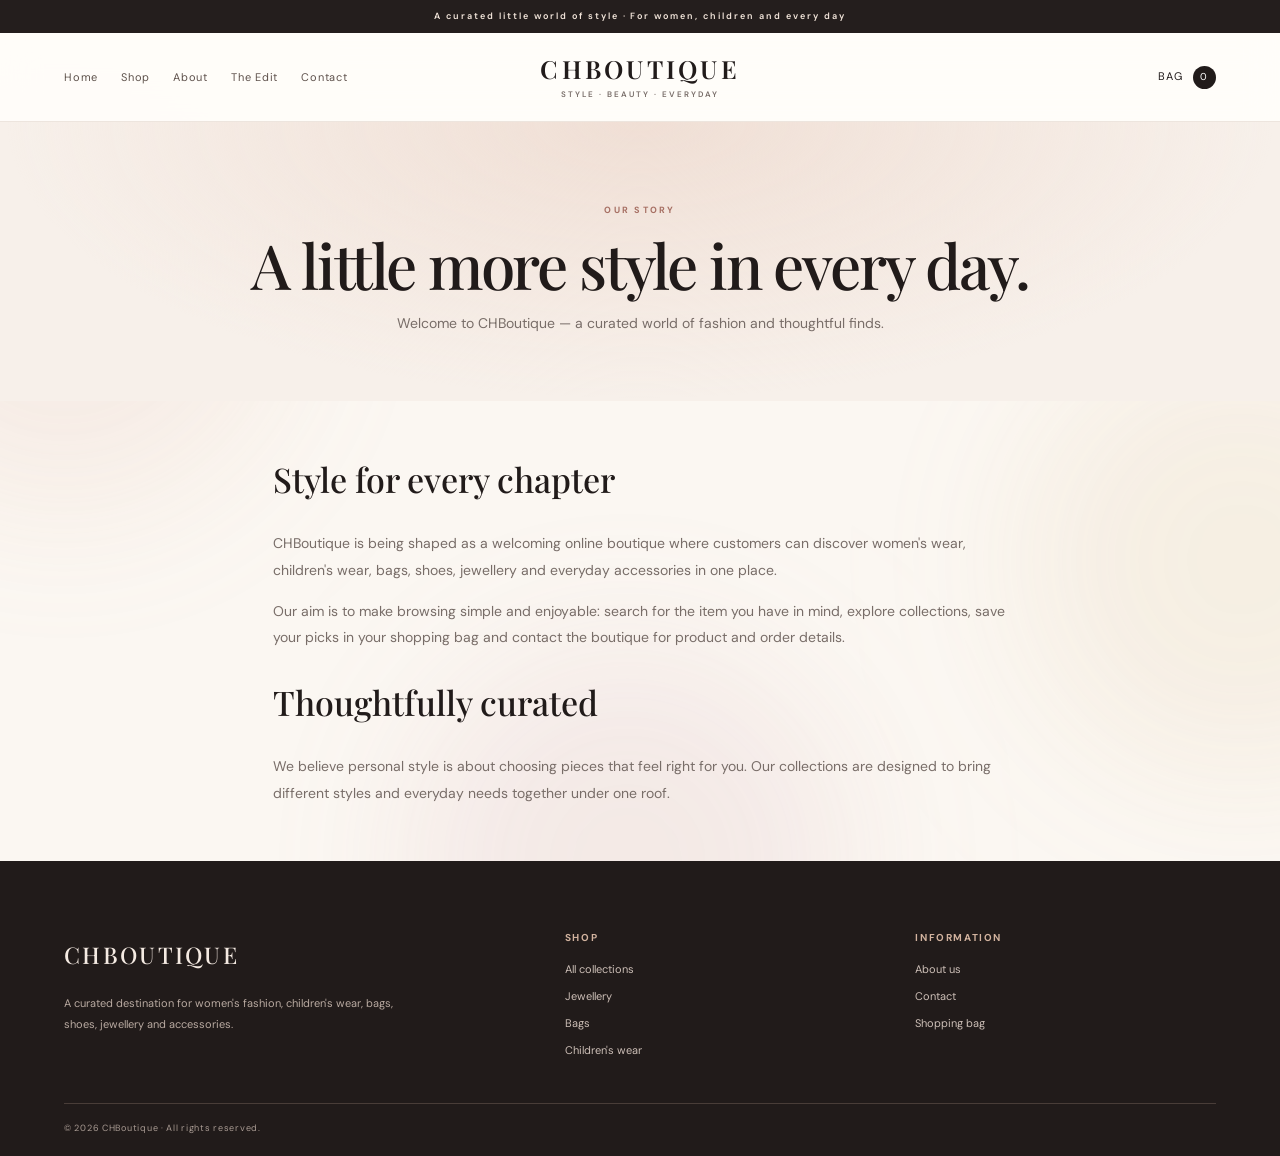
<file: about-us.html>
<!doctype html><html lang="en"><head><meta charset="utf-8"><meta name="viewport" content="width=device-width,initial-scale=1"><title>About CHBoutique | CHBoutique</title><link rel="stylesheet" href="style.css"><link rel="stylesheet" href="glow.css"><script src="products.js"></script><script defer src="app.js"></script><script defer src="glow.js"></script></head><body><div class="topline">A curated little world of style · For women, children and every day</div><header class="header"><div class="navwrap"><nav class="navlinks"><a href="index.html">Home</a><a href="shop.html">Shop</a><a href="about-us.html">About</a><a href="hero3D.html">The Edit</a><a href="contact.html">Contact</a></nav><a class="brand" href="index.html">CHBOUTIQUE<small>STYLE · BEAUTY · EVERYDAY</small></a><div class="navright"><a class="cartlink" href="cart.html">Bag <span class="count" data-cart-count>0</span></a></div></div></header><main><section class="pagehero"><span class="eyebrow">Our story</span><h1>A little more style in every day.</h1><p>Welcome to CHBoutique — a curated world of fashion and thoughtful finds.</p></section><section class="wrap"><div class="content"><h2>Style for every chapter</h2><p>CHBoutique is being shaped as a welcoming online boutique where customers can discover women's wear, children's wear, bags, shoes, jewellery and everyday accessories in one place.</p><p>Our aim is to make browsing simple and enjoyable: search for the item you have in mind, explore collections, save your picks in your shopping bag and contact the boutique for product and order details.</p><h2>Thoughtfully curated</h2><p>We believe personal style is about choosing pieces that feel right for you. Our collections are designed to bring different styles and everyday needs together under one roof.</p></div></section></main><footer class="footer"><div class="footgrid"><div><h3>CHBOUTIQUE</h3><p>A curated destination for women's fashion, children's wear, bags, shoes, jewellery and accessories.</p></div><div><h4>Shop</h4><a href="shop.html">All collections</a><a href="shop.html?category=Jewellery">Jewellery</a><a href="shop.html?category=Bags">Bags</a><a href="shop.html?category=Children%27s%20Wear">Children's wear</a></div><div><h4>Information</h4><a href="about-us.html">About us</a><a href="contact.html">Contact</a><a href="cart.html">Shopping bag</a></div></div><div class="copy">© 2026 CHBoutique · All rights reserved.</div></footer></body></html>
</file>
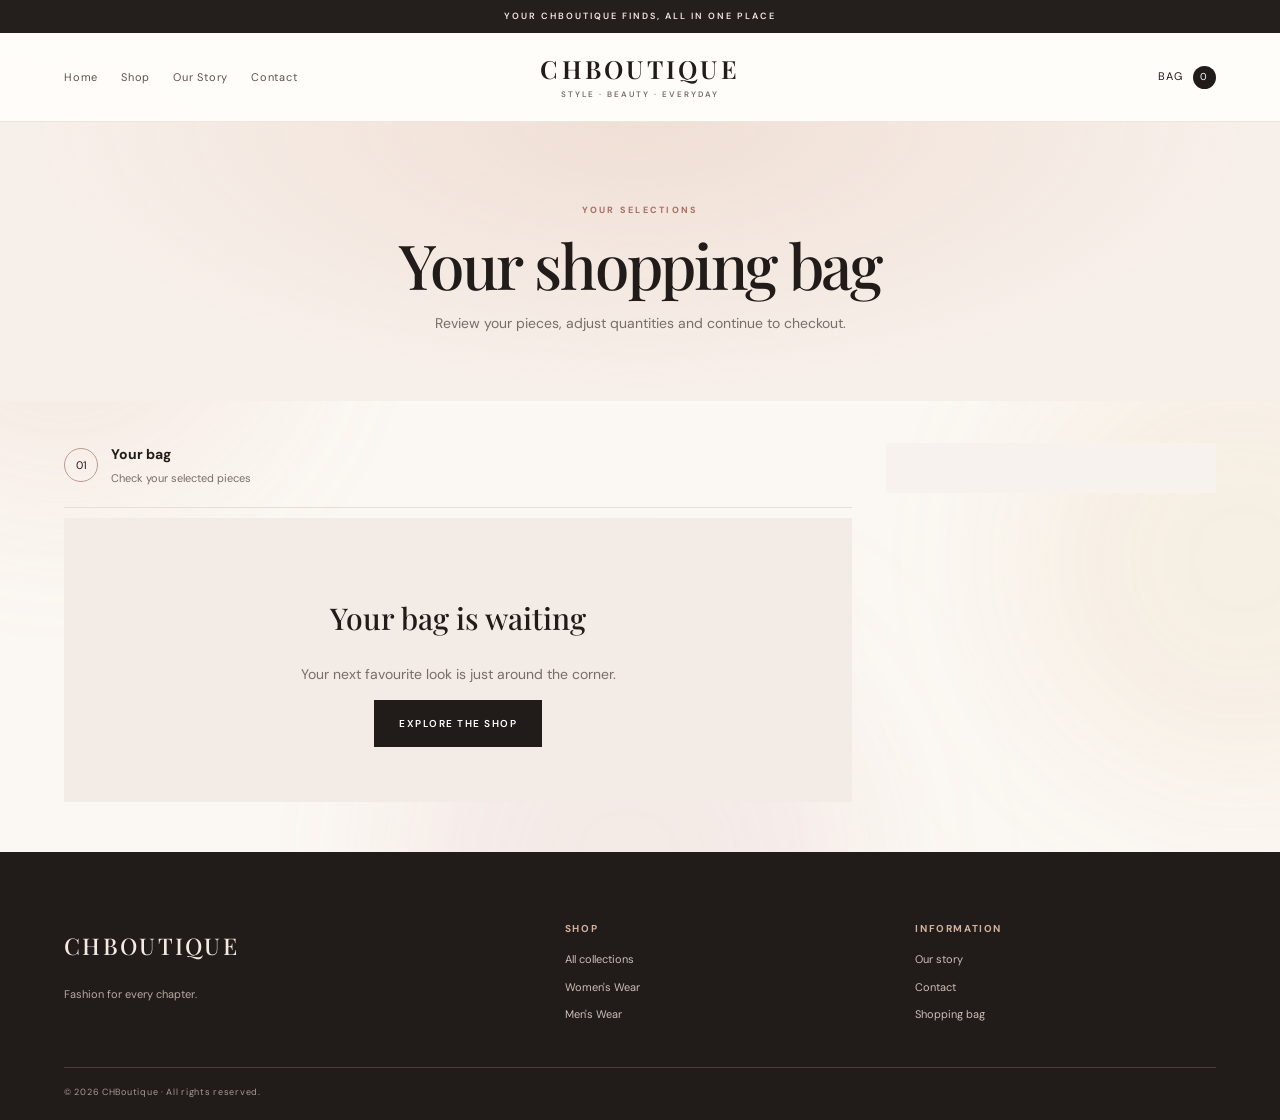
<file: cart.html>
<!doctype html><html lang="en"><head><meta charset="utf-8"><meta name="viewport" content="width=device-width,initial-scale=1"><title>Your Shopping Bag | CHBoutique</title><link rel="stylesheet" href="style.css"><link rel="stylesheet" href="glow.css"><script src="products.js"></script><script defer src="app.js"></script><script defer src="glow.js"></script></head><body><div class="topline">YOUR CHBOUTIQUE FINDS, ALL IN ONE PLACE</div><header class="header"><div class="navwrap"><nav class="navlinks"><a href="index.html">Home</a><a href="shop.html">Shop</a><a href="about-us.html">Our Story</a><a href="contact.html">Contact</a></nav><a class="brand" href="index.html">CHBOUTIQUE<small>STYLE · BEAUTY · EVERYDAY</small></a><div class="navright"><a class="cartlink" href="cart.html">Bag <span class="count" data-cart-count>0</span></a></div></div></header><main><section class="pagehero cart-hero"><span class="eyebrow">YOUR SELECTIONS</span><h1>Your shopping bag</h1><p>Review your pieces, adjust quantities and continue to checkout.</p></section><section class="wrap cart-layout"><div class="cart-main"><div class="cart-step"><span>01</span><div><strong>Your bag</strong><small>Check your selected pieces</small></div></div><div id="cartItems"></div></div><aside id="cartSummary" class="cart-summary"></aside></section><section class="wrap checkout-panel" id="checkoutPanel" hidden><div class="checkout-intro"><span class="eyebrow">ALMOST YOURS</span><h2>Checkout</h2><p>Share your delivery details and preferred payment method. We'll confirm the final total and secure payment process.</p></div><form id="checkoutForm" class="checkout-form"><div class="checkout-fields"><label>Full name<input name="customerName" required autocomplete="name" placeholder="Your full name"></label><label>Phone number<input name="phone" required inputmode="tel" autocomplete="tel" placeholder="e.g. 024 000 0000"></label><label class="full-field">Delivery area / town<input name="deliveryArea" required autocomplete="street-address" placeholder="Your town or delivery area"></label></div><div class="payment-choice"><h3>Choose a preferred payment method</h3><p class="muted">Your choice is a preference only until secure payment is connected.</p><label class="payment-option"><input type="radio" name="payment" value="Bank card (Visa / Mastercard)" required><span><strong>Bank card</strong><small>Visa / Mastercard</small></span><b>••••</b></label><label class="payment-option"><input type="radio" name="payment" value="Mobile Money (MTN MoMo)"><span><strong>MTN Mobile Money</strong><small>Pay with MoMo after confirmation</small></span><b>MoMo</b></label><label class="payment-option"><input type="radio" name="payment" value="Telecel Cash"><span><strong>Telecel Cash</strong><small>Mobile wallet payment</small></span><b>TC</b></label><label class="payment-option"><input type="radio" name="payment" value="AT Money"><span><strong>AT Money</strong><small>Mobile wallet payment</small></span><b>AT</b></label><label class="payment-option"><input type="radio" name="payment" value="Bank transfer"><span><strong>Bank transfer</strong><small>Bank details provided after confirmation</small></span><b>Bank</b></label><label class="payment-option"><input type="radio" name="payment" value="Other / confirm availability"><span><strong>Other method</strong><small>Ask about OPay or Cash App availability</small></span><b>More</b></label></div><label class="notes-field">Order notes (optional)<textarea name="notes" rows="3" placeholder="Sizes, colours or delivery instructions you'd like us to confirm"></textarea></label><button class="btn checkout-submit" type="submit">REVIEW ORDER REQUEST</button><p class="secure-note">Your safety matters. Never enter your card number, PIN, password or Mobile Money approval code on this demo checkout.</p></form><div id="checkoutResult" class="checkout-result" hidden></div></section></main><footer class="footer"><div class="footgrid"><div><h3>CHBOUTIQUE</h3><p>Fashion for every chapter.</p></div><div><h4>Shop</h4><a href="shop.html">All collections</a><a href="shop.html?department=Women%27s%20Wear">Women's Wear</a><a href="shop.html?department=Men%27s%20Wear">Men's Wear</a></div><div><h4>Information</h4><a href="about-us.html">Our story</a><a href="contact.html">Contact</a><a href="cart.html">Shopping bag</a></div></div><div class="copy">© 2026 CHBoutique · All rights reserved.</div></footer></body></html>
</file>
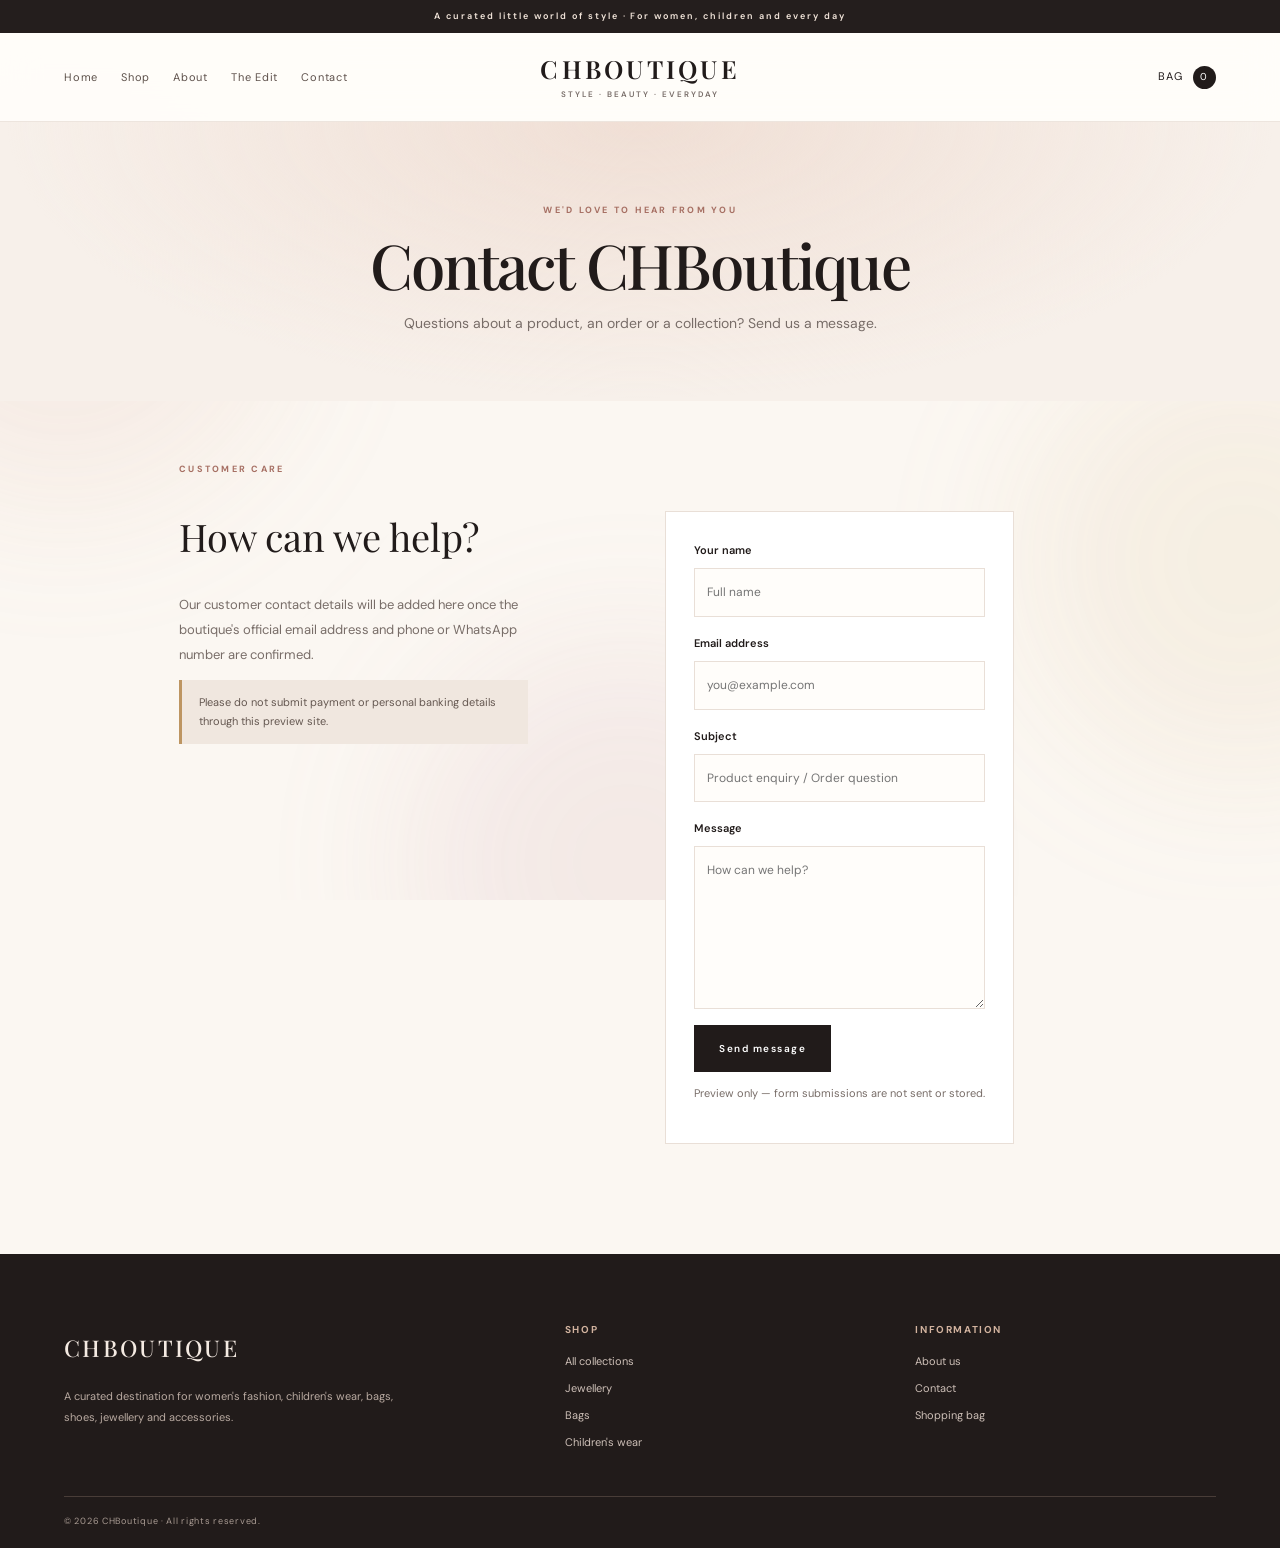
<file: contact.html>
<!doctype html><html lang="en"><head><meta charset="utf-8"><meta name="viewport" content="width=device-width,initial-scale=1"><title>Contact the boutique | CHBoutique</title><link rel="stylesheet" href="style.css"><link rel="stylesheet" href="glow.css"><script src="products.js"></script><script defer src="app.js"></script><script defer src="glow.js"></script></head><body><div class="topline">A curated little world of style · For women, children and every day</div><header class="header"><div class="navwrap"><nav class="navlinks"><a href="index.html">Home</a><a href="shop.html">Shop</a><a href="about-us.html">About</a><a href="hero3D.html">The Edit</a><a href="contact.html">Contact</a></nav><a class="brand" href="index.html">CHBOUTIQUE<small>STYLE · BEAUTY · EVERYDAY</small></a><div class="navright"><a class="cartlink" href="cart.html">Bag <span class="count" data-cart-count>0</span></a></div></div></header><main><section class="pagehero"><span class="eyebrow">We'd love to hear from you</span><h1>Contact CHBoutique</h1><p>Questions about a product, an order or a collection? Send us a message.</p></section><section class="wrap contactgrid"><div><span class="eyebrow">Customer care</span><h2 style="font:38px var(--serif);font-weight:normal">How can we help?</h2><p style="font-size:13px;line-height:1.9;color:var(--muted)">Our customer contact details will be added here once the boutique's official email address and phone or WhatsApp number are confirmed.</p><div class="notice">Please do not submit payment or personal banking details through this preview site.</div></div><form class="content" onsubmit="event.preventDefault();alert('Thank you. The contact form is a preview and is not connected to a message service yet. Please add the official CHBoutique contact integration before launch.');"><div class="field"><label>Your name</label><input required placeholder="Full name"></div><div class="field"><label>Email address</label><input required type="email" placeholder="you@example.com"></div><div class="field"><label>Subject</label><input placeholder="Product enquiry / Order question"></div><div class="field"><label>Message</label><textarea required rows="6" placeholder="How can we help?"></textarea></div><button class="btn">Send message</button><p style="font-size:11px">Preview only — form submissions are not sent or stored.</p></form></section></main><footer class="footer"><div class="footgrid"><div><h3>CHBOUTIQUE</h3><p>A curated destination for women's fashion, children's wear, bags, shoes, jewellery and accessories.</p></div><div><h4>Shop</h4><a href="shop.html">All collections</a><a href="shop.html?category=Jewellery">Jewellery</a><a href="shop.html?category=Bags">Bags</a><a href="shop.html?category=Children%27s%20Wear">Children's wear</a></div><div><h4>Information</h4><a href="about-us.html">About us</a><a href="contact.html">Contact</a><a href="cart.html">Shopping bag</a></div></div><div class="copy">© 2026 CHBoutique · All rights reserved.</div></footer></body></html>
</file>
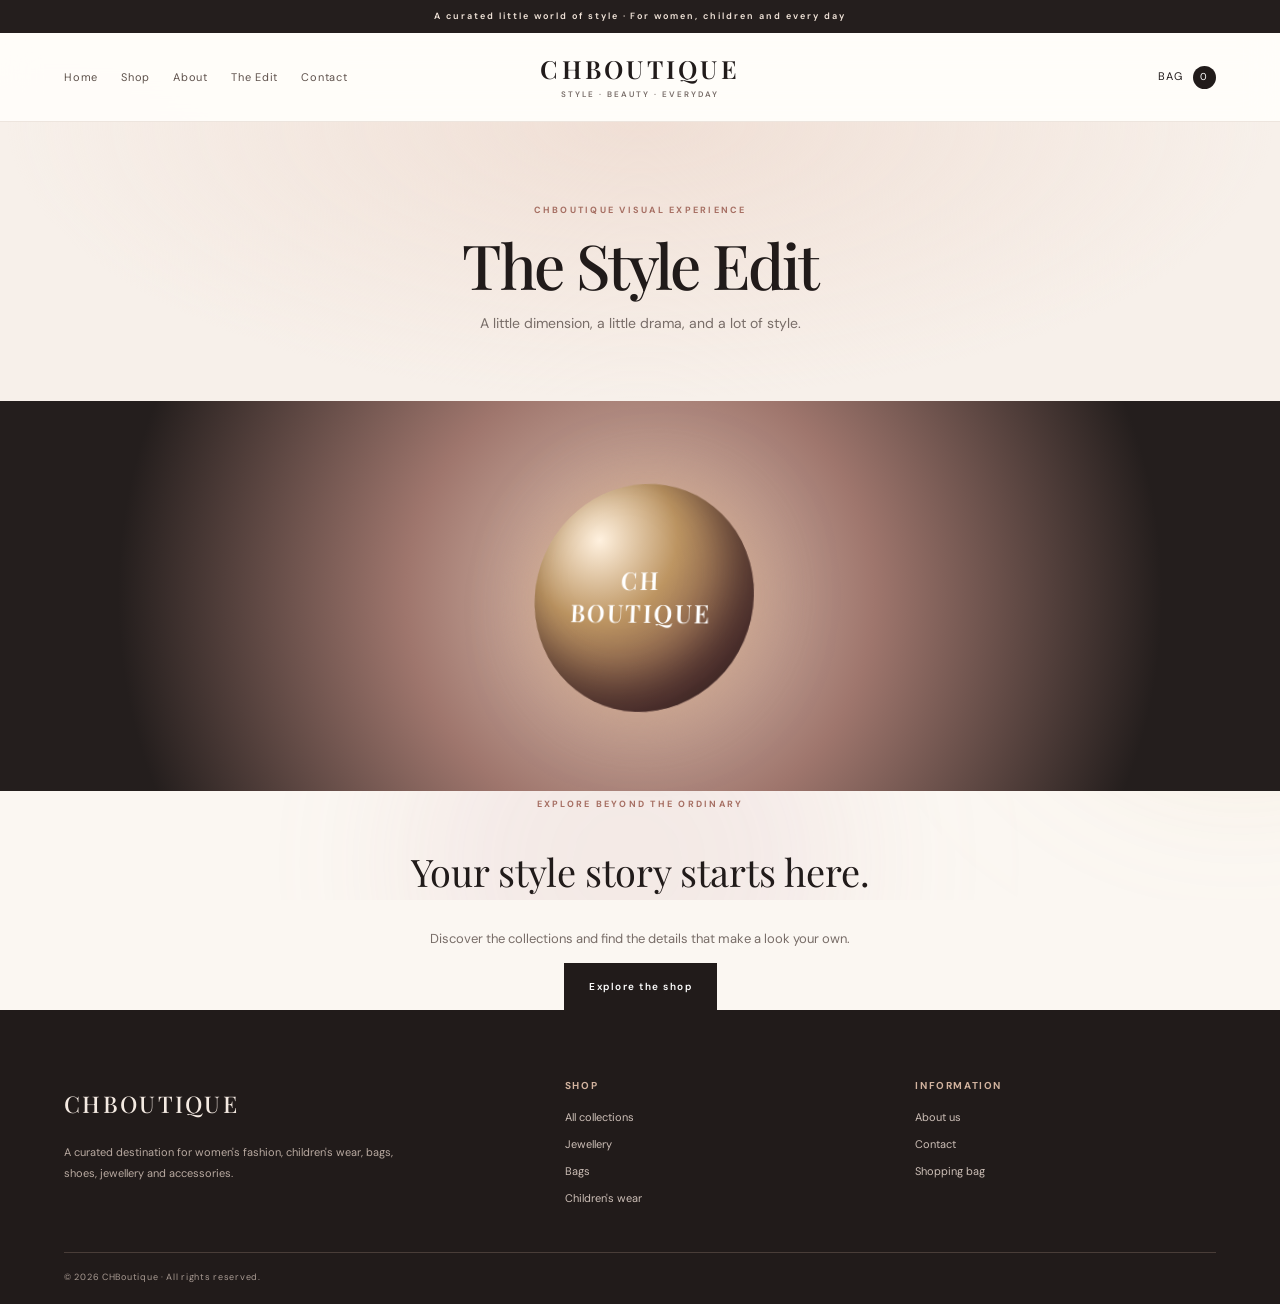
<file: hero3D.html>
<!doctype html><html lang="en"><head><meta charset="utf-8"><meta name="viewport" content="width=device-width,initial-scale=1"><title>The 3D Style Edit | CHBoutique</title><link rel="stylesheet" href="style.css"><link rel="stylesheet" href="glow.css"><script src="products.js"></script><script defer src="app.js"></script><script defer src="glow.js"></script></head><body><div class="topline">A curated little world of style · For women, children and every day</div><header class="header"><div class="navwrap"><nav class="navlinks"><a href="index.html">Home</a><a href="shop.html">Shop</a><a href="about-us.html">About</a><a href="hero3D.html">The Edit</a><a href="contact.html">Contact</a></nav><a class="brand" href="index.html">CHBOUTIQUE<small>STYLE · BEAUTY · EVERYDAY</small></a><div class="navright"><a class="cartlink" href="cart.html">Bag <span class="count" data-cart-count>0</span></a></div></div></header><main><section class="pagehero"><span class="eyebrow">CHBoutique visual experience</span><h1>The Style Edit</h1><p>A little dimension, a little drama, and a lot of style.</p></section><section class="hero3d"><div class="orb"><span>CH<br>BOUTIQUE</span></div></section><section class="wrap" style="text-align:center"><span class="eyebrow">Explore beyond the ordinary</span><h2 style="font:38px var(--serif);font-weight:normal">Your style story starts here.</h2><p style="font-size:13px;color:var(--muted)">Discover the collections and find the details that make a look your own.</p><a class="btn" href="shop.html">Explore the shop</a></section></main><footer class="footer"><div class="footgrid"><div><h3>CHBOUTIQUE</h3><p>A curated destination for women's fashion, children's wear, bags, shoes, jewellery and accessories.</p></div><div><h4>Shop</h4><a href="shop.html">All collections</a><a href="shop.html?category=Jewellery">Jewellery</a><a href="shop.html?category=Bags">Bags</a><a href="shop.html?category=Children%27s%20Wear">Children's wear</a></div><div><h4>Information</h4><a href="about-us.html">About us</a><a href="contact.html">Contact</a><a href="cart.html">Shopping bag</a></div></div><div class="copy">© 2026 CHBoutique · All rights reserved.</div></footer></body></html>
</file>
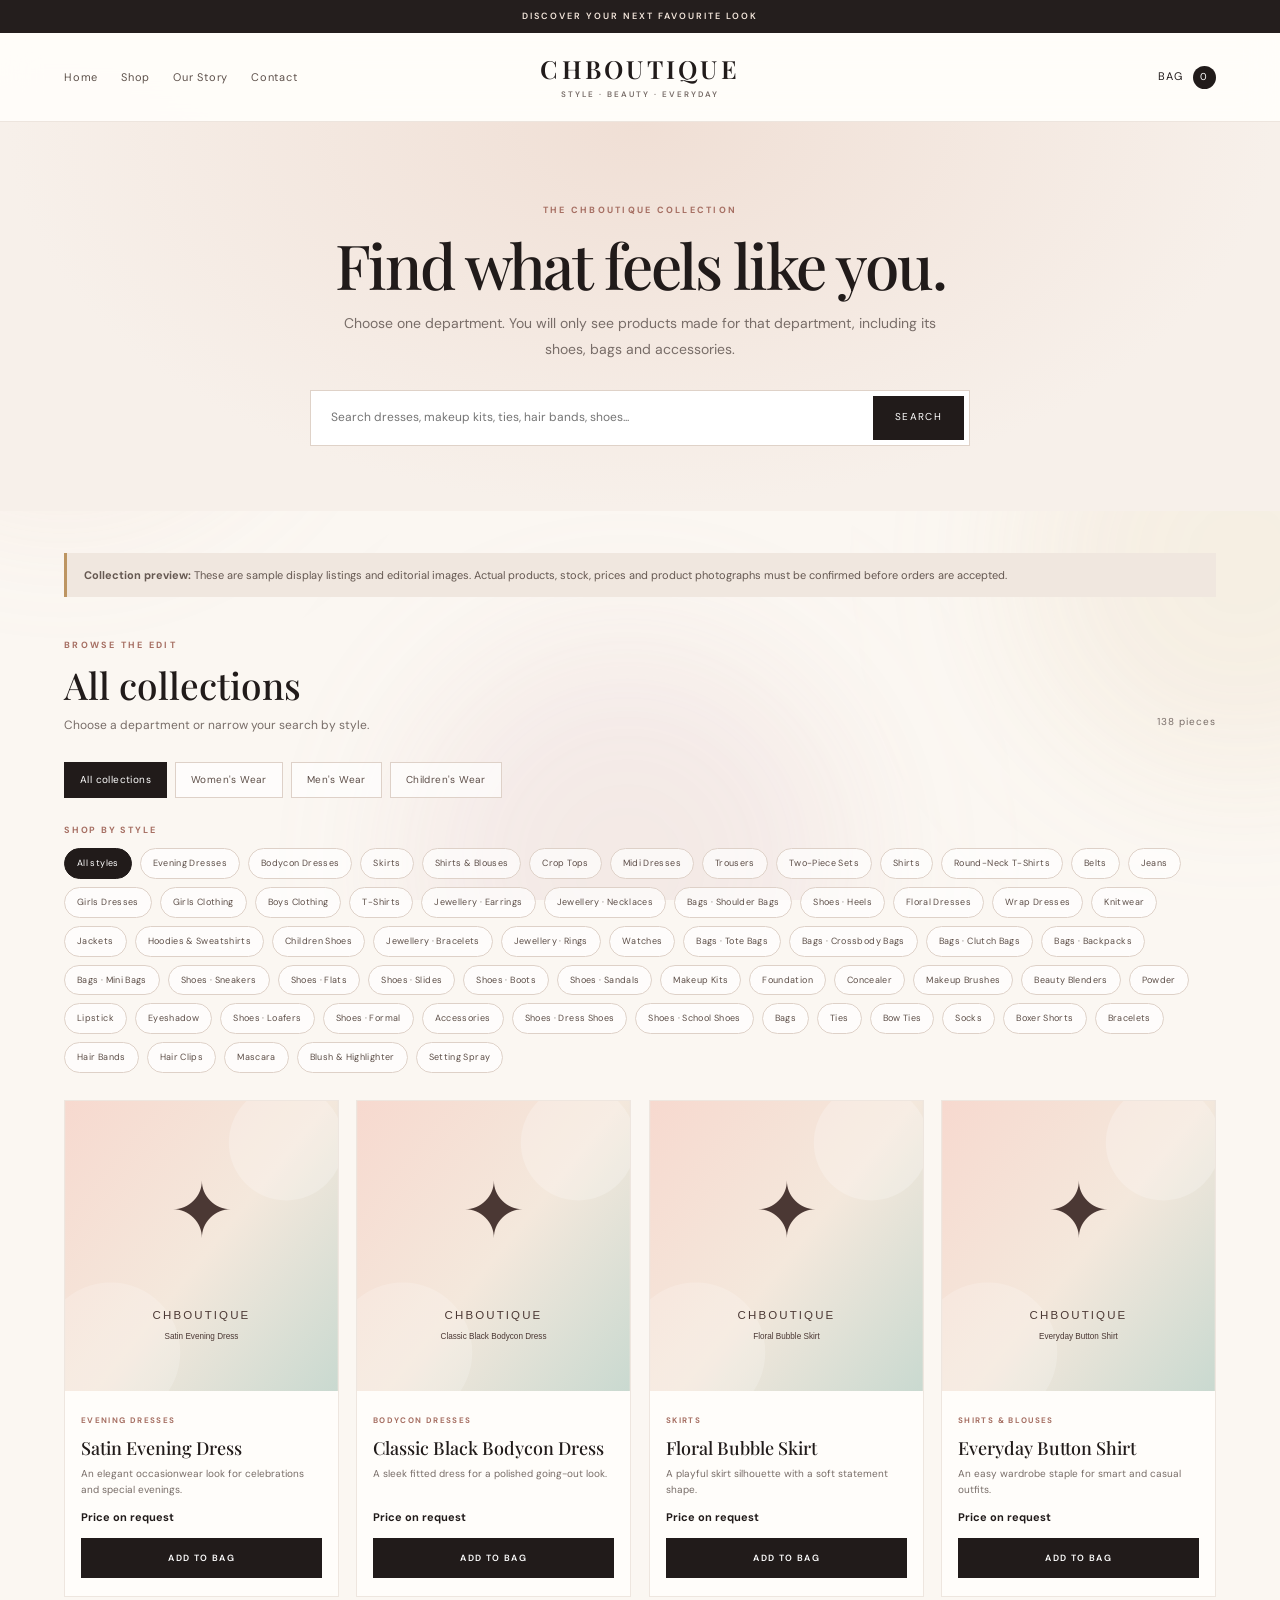
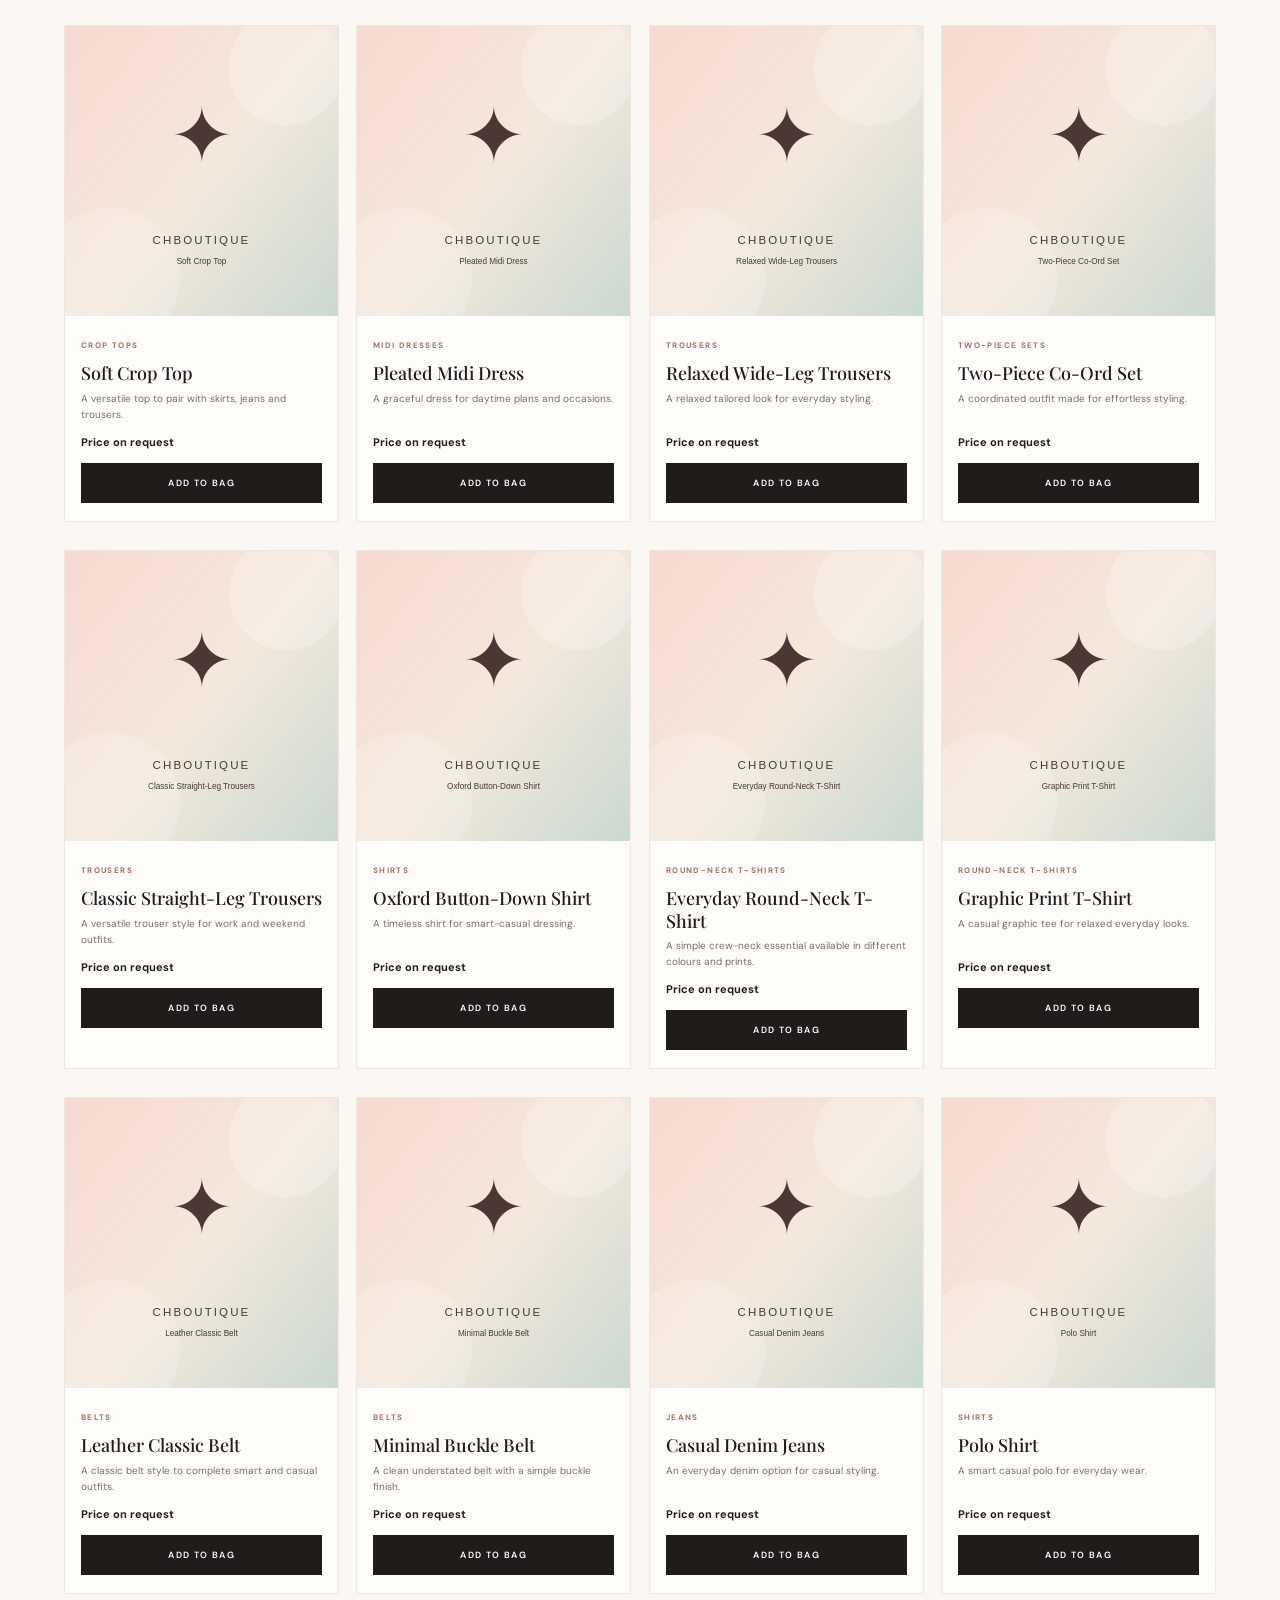
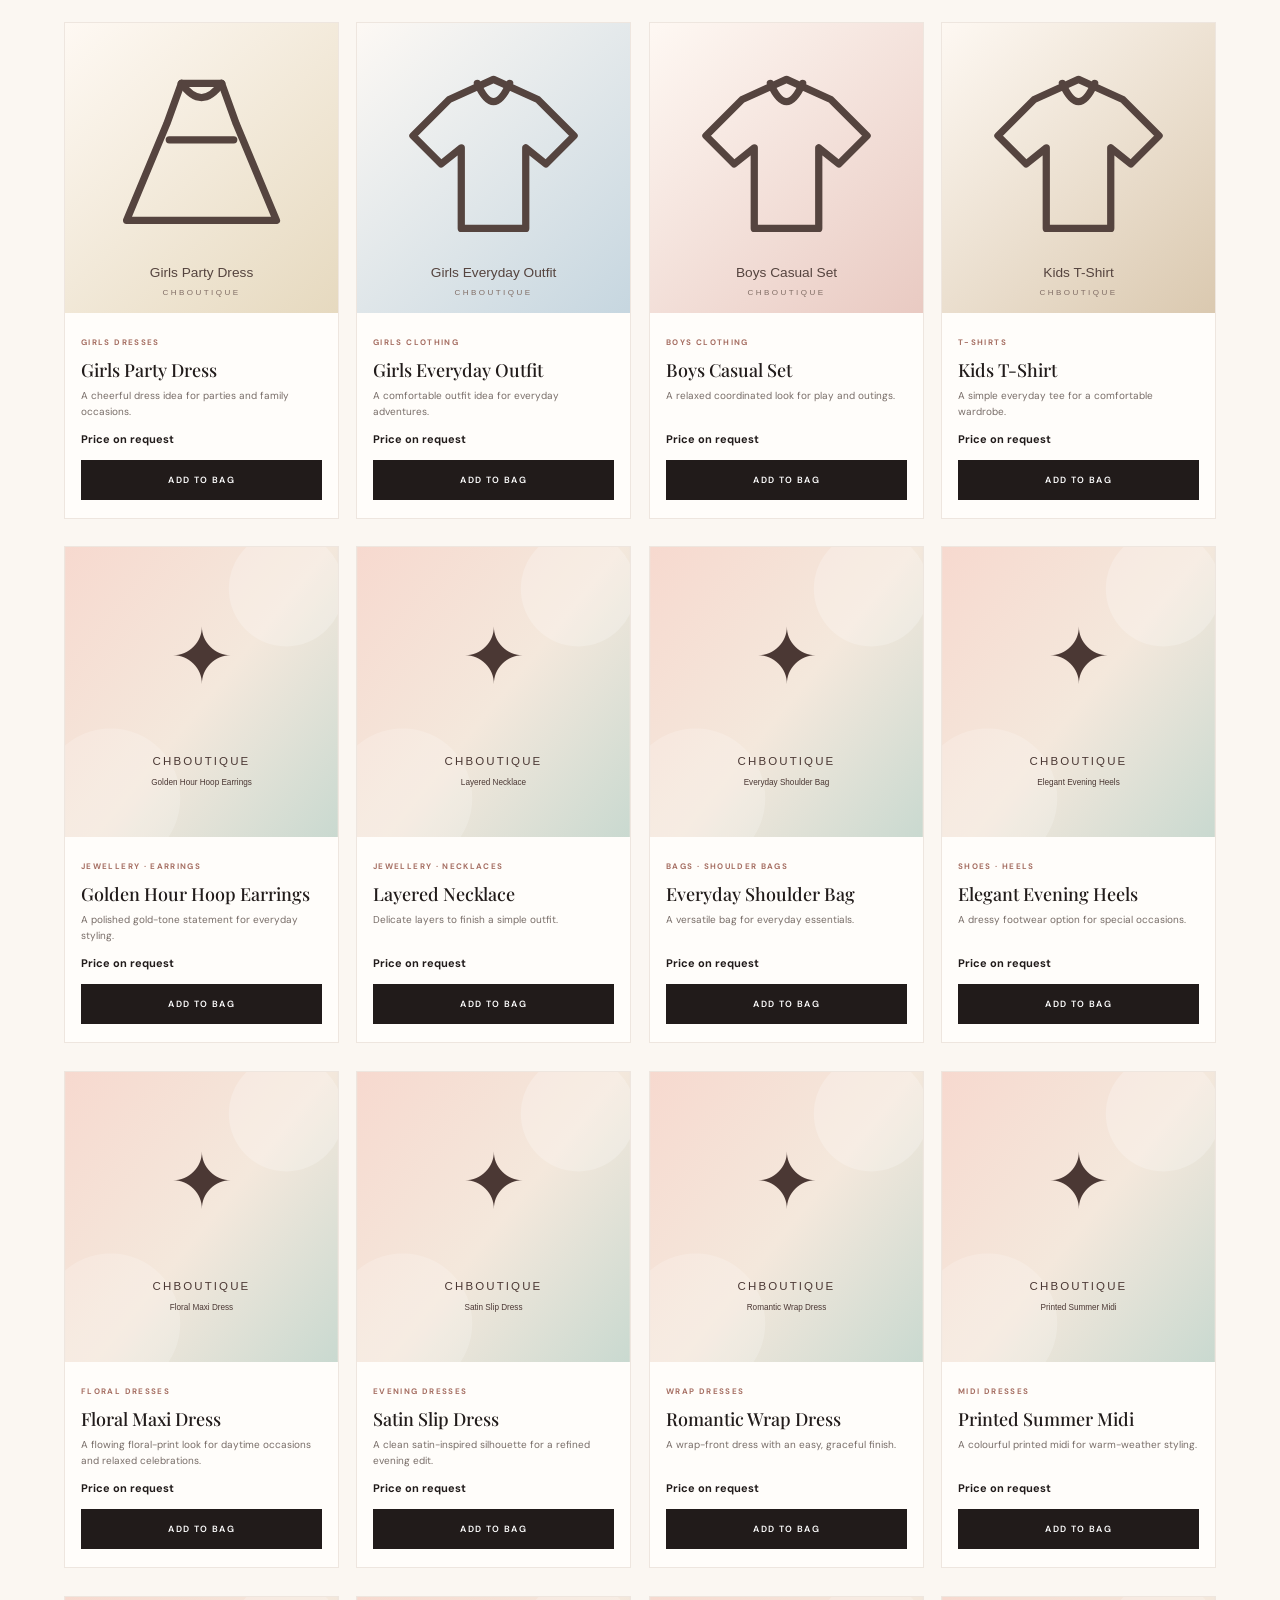
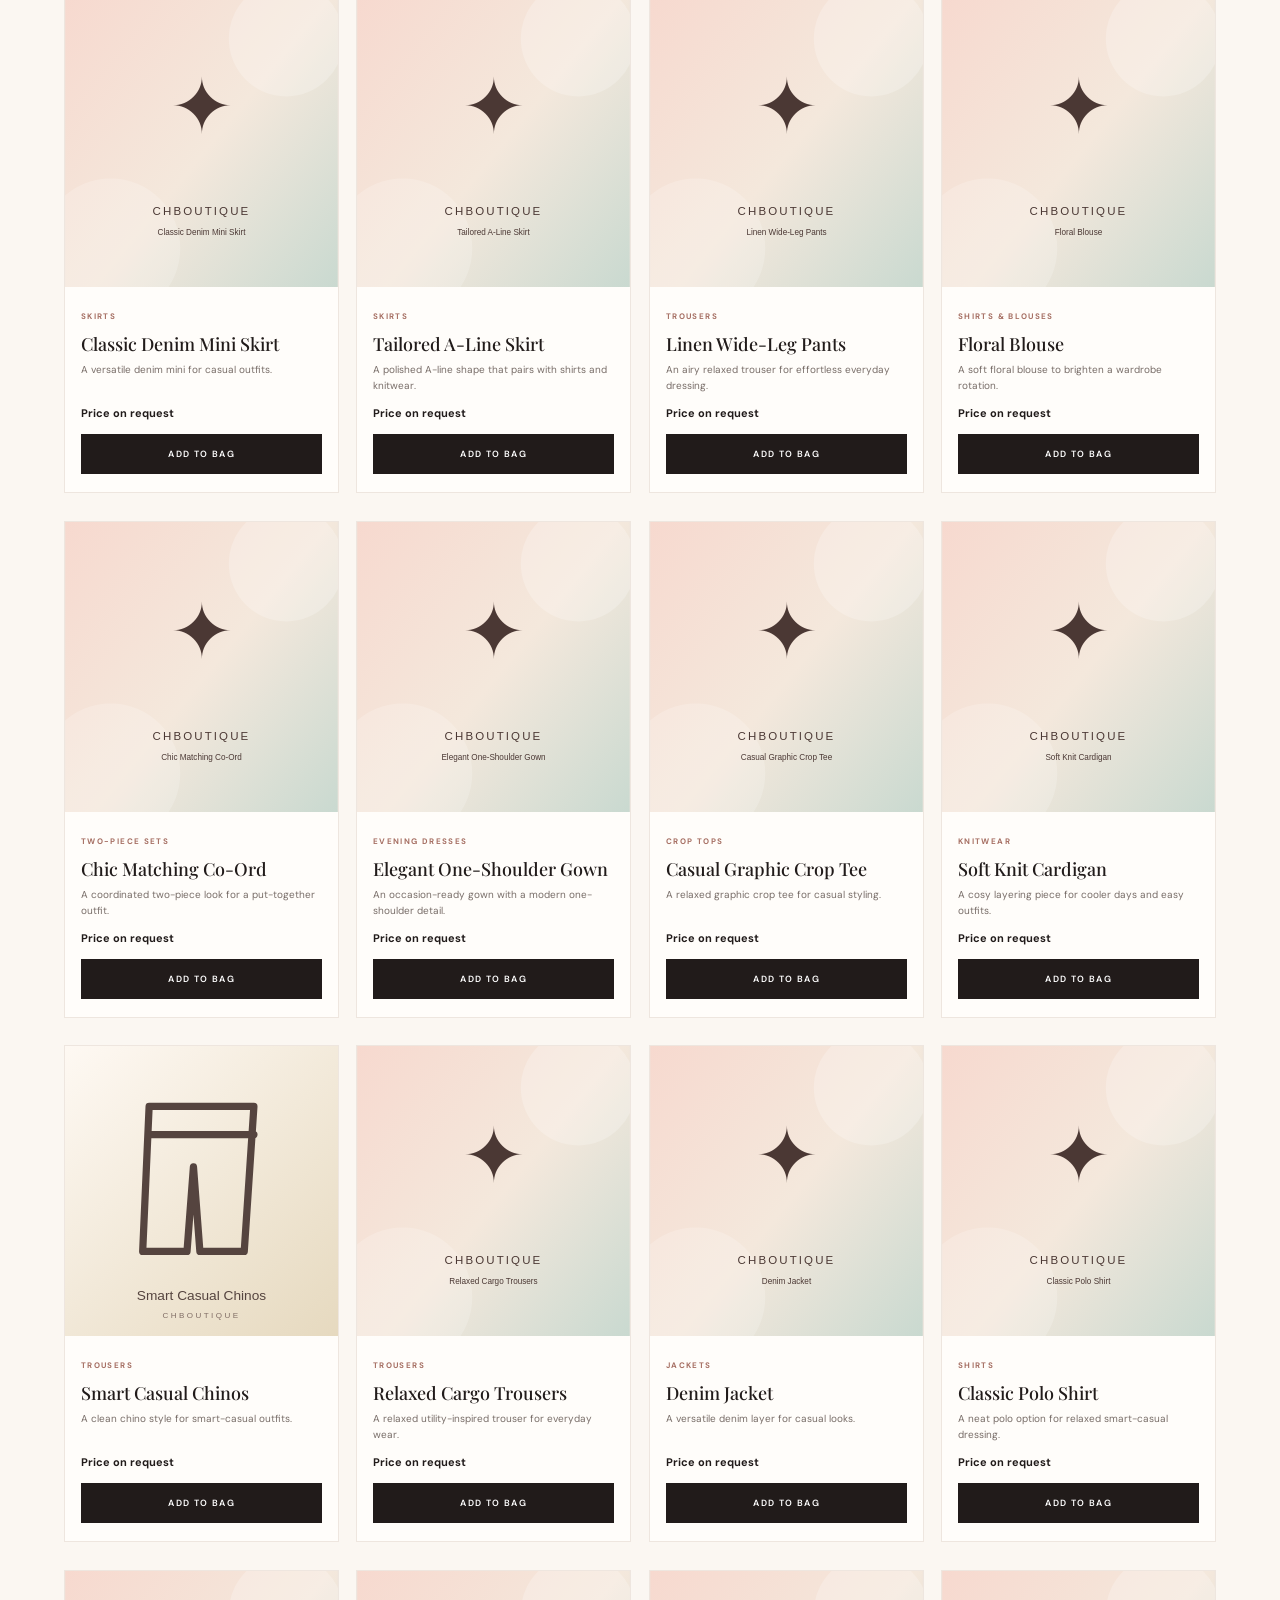
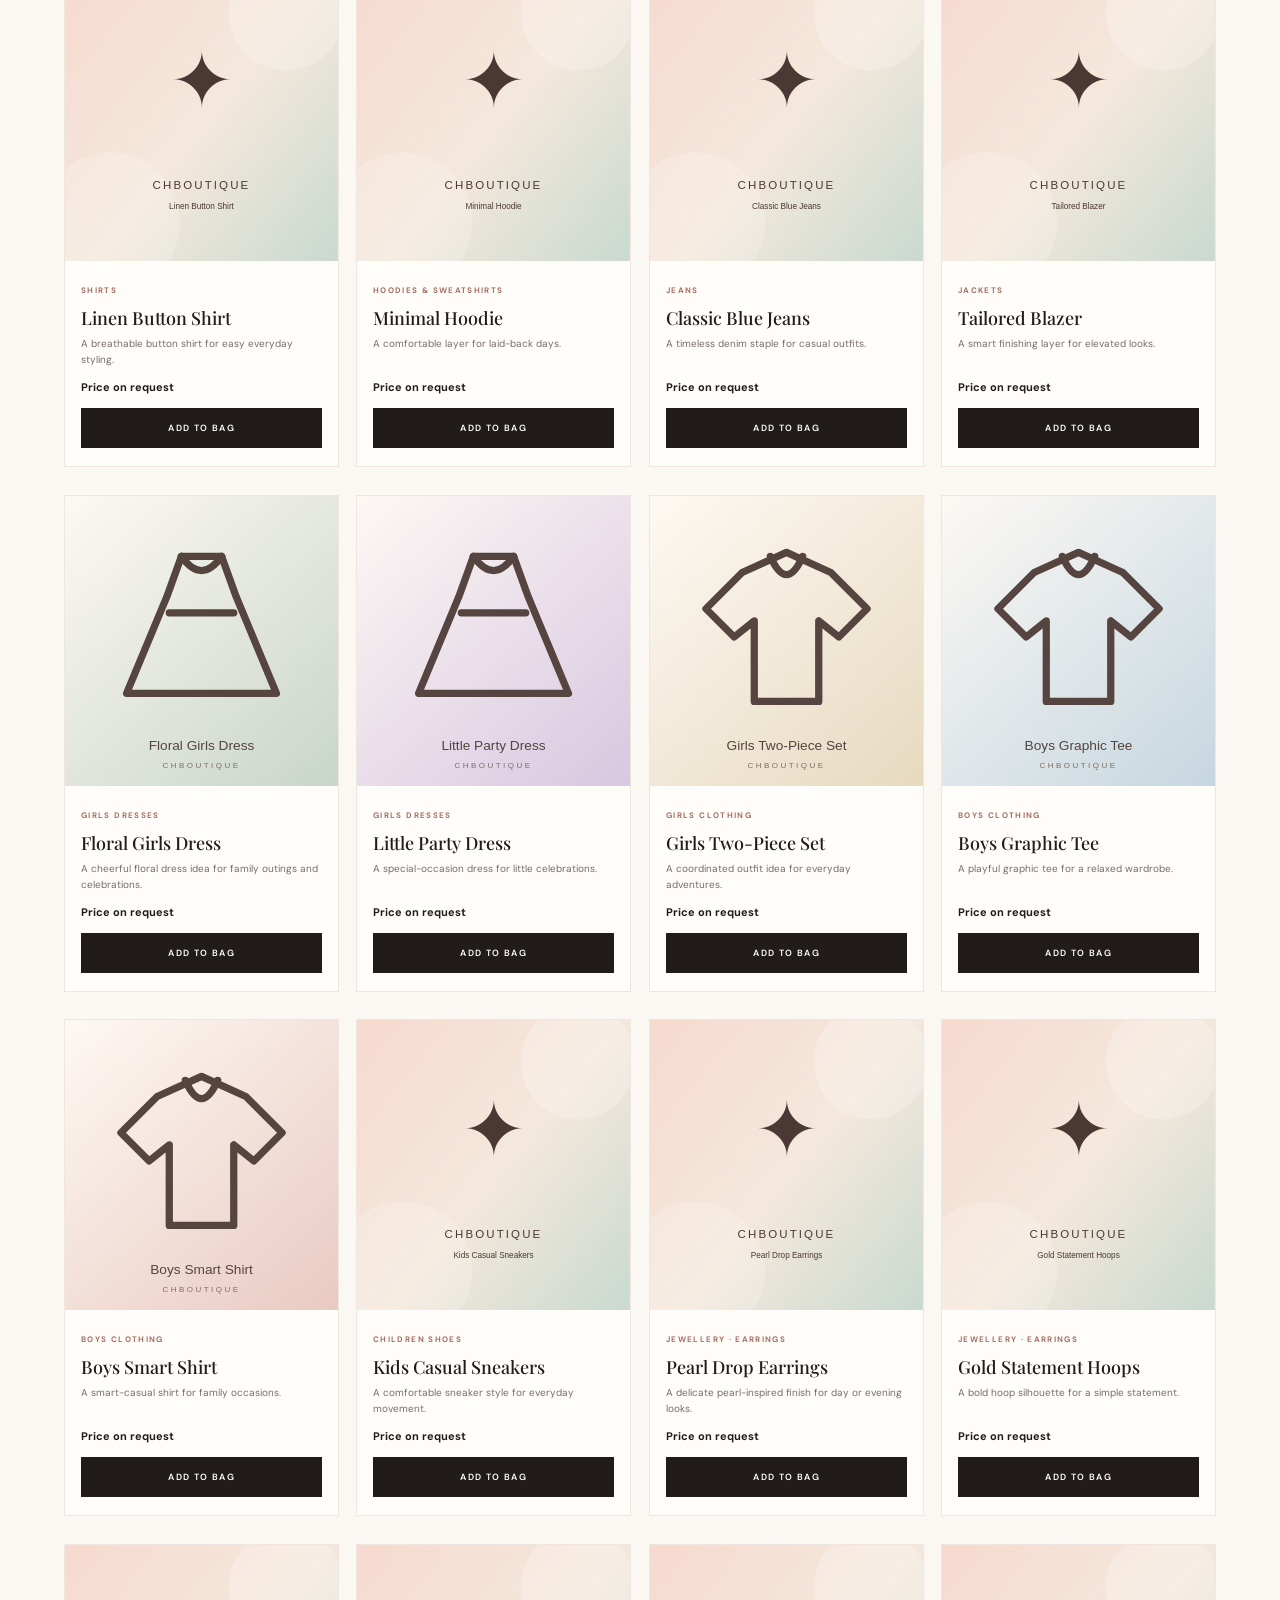
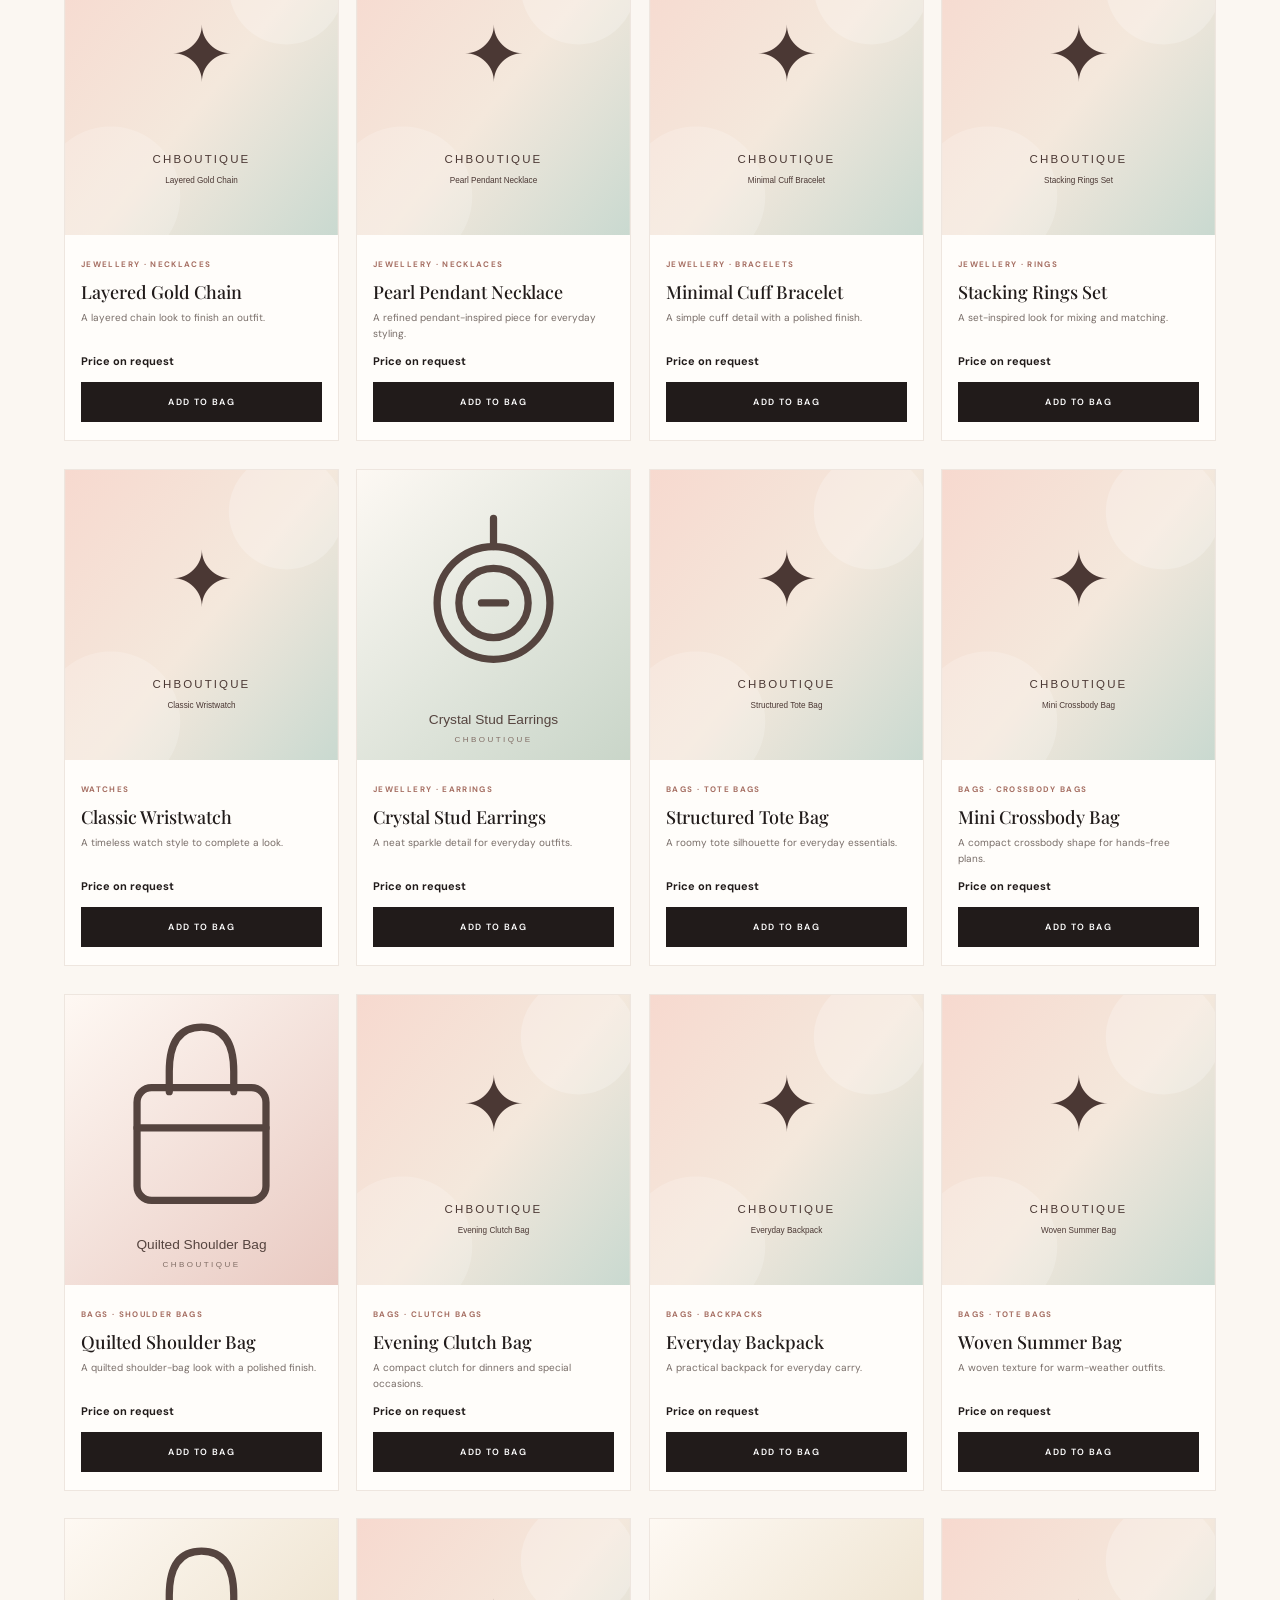
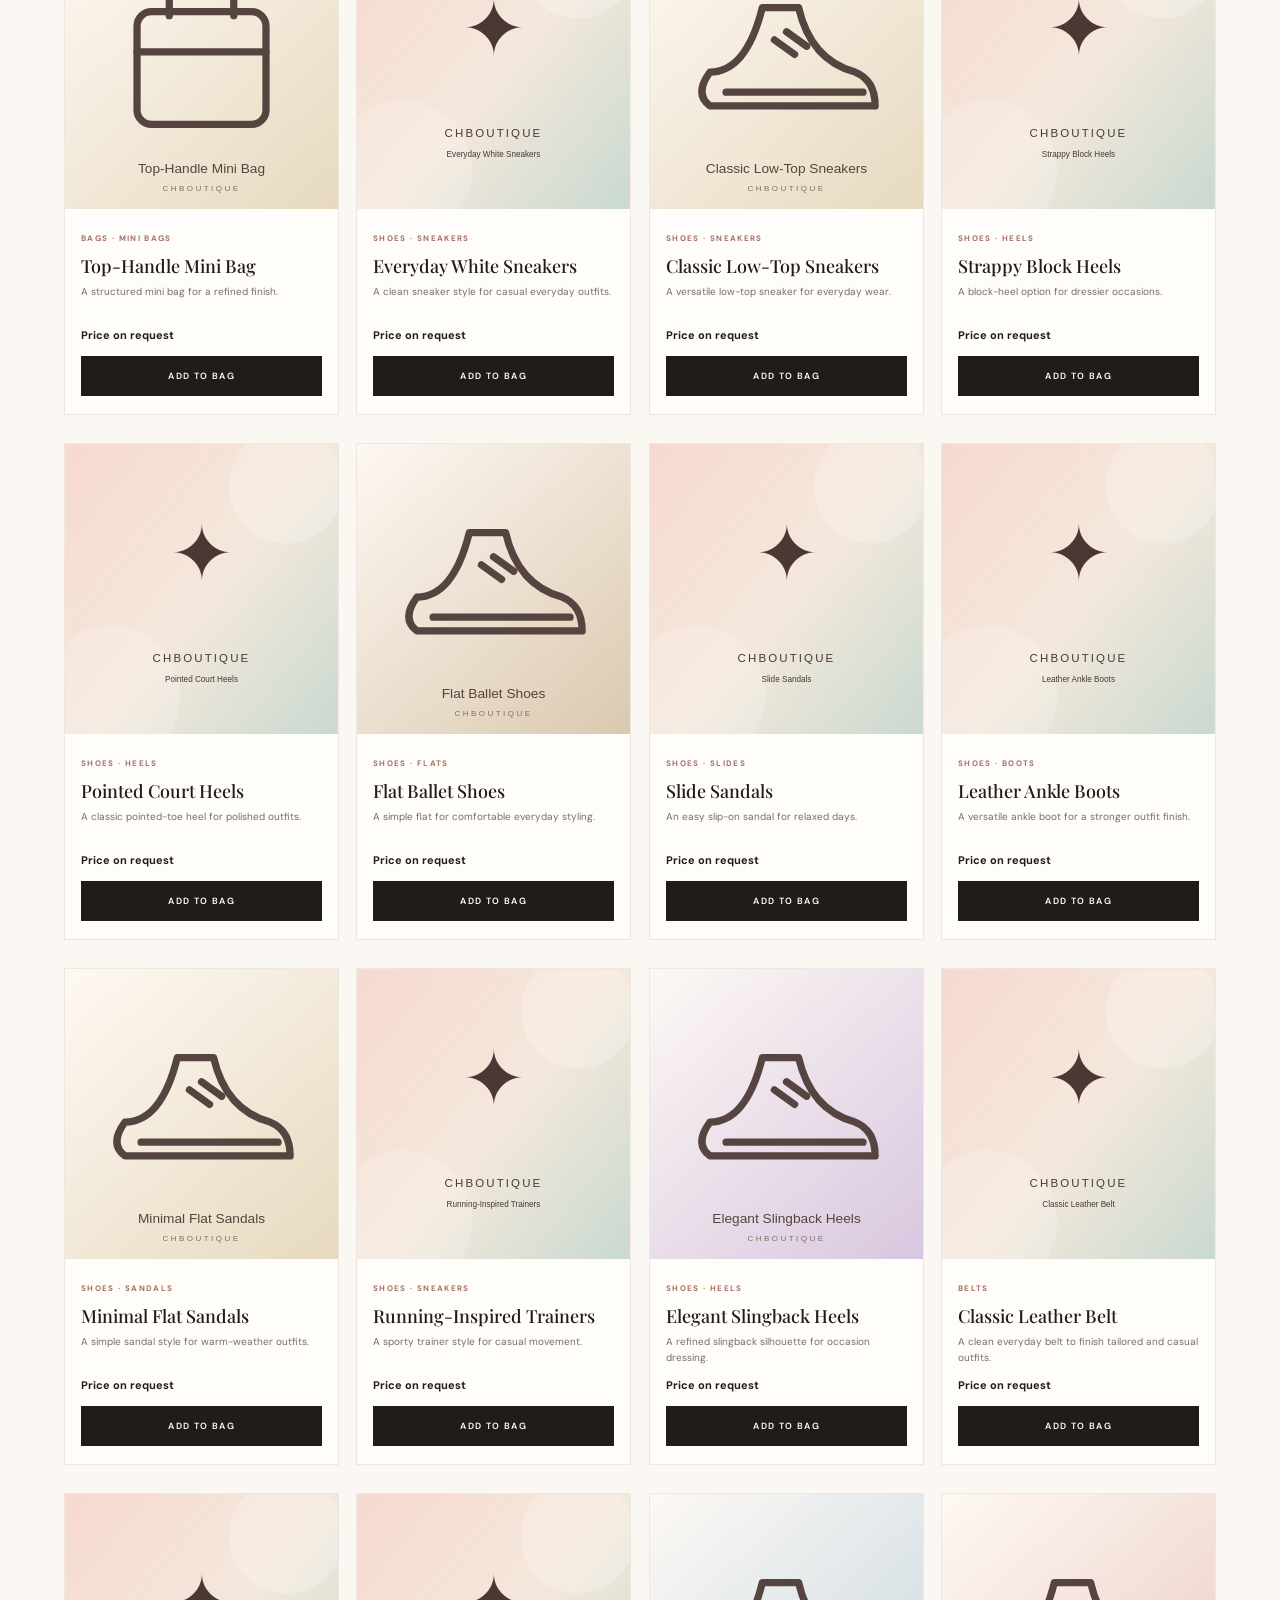
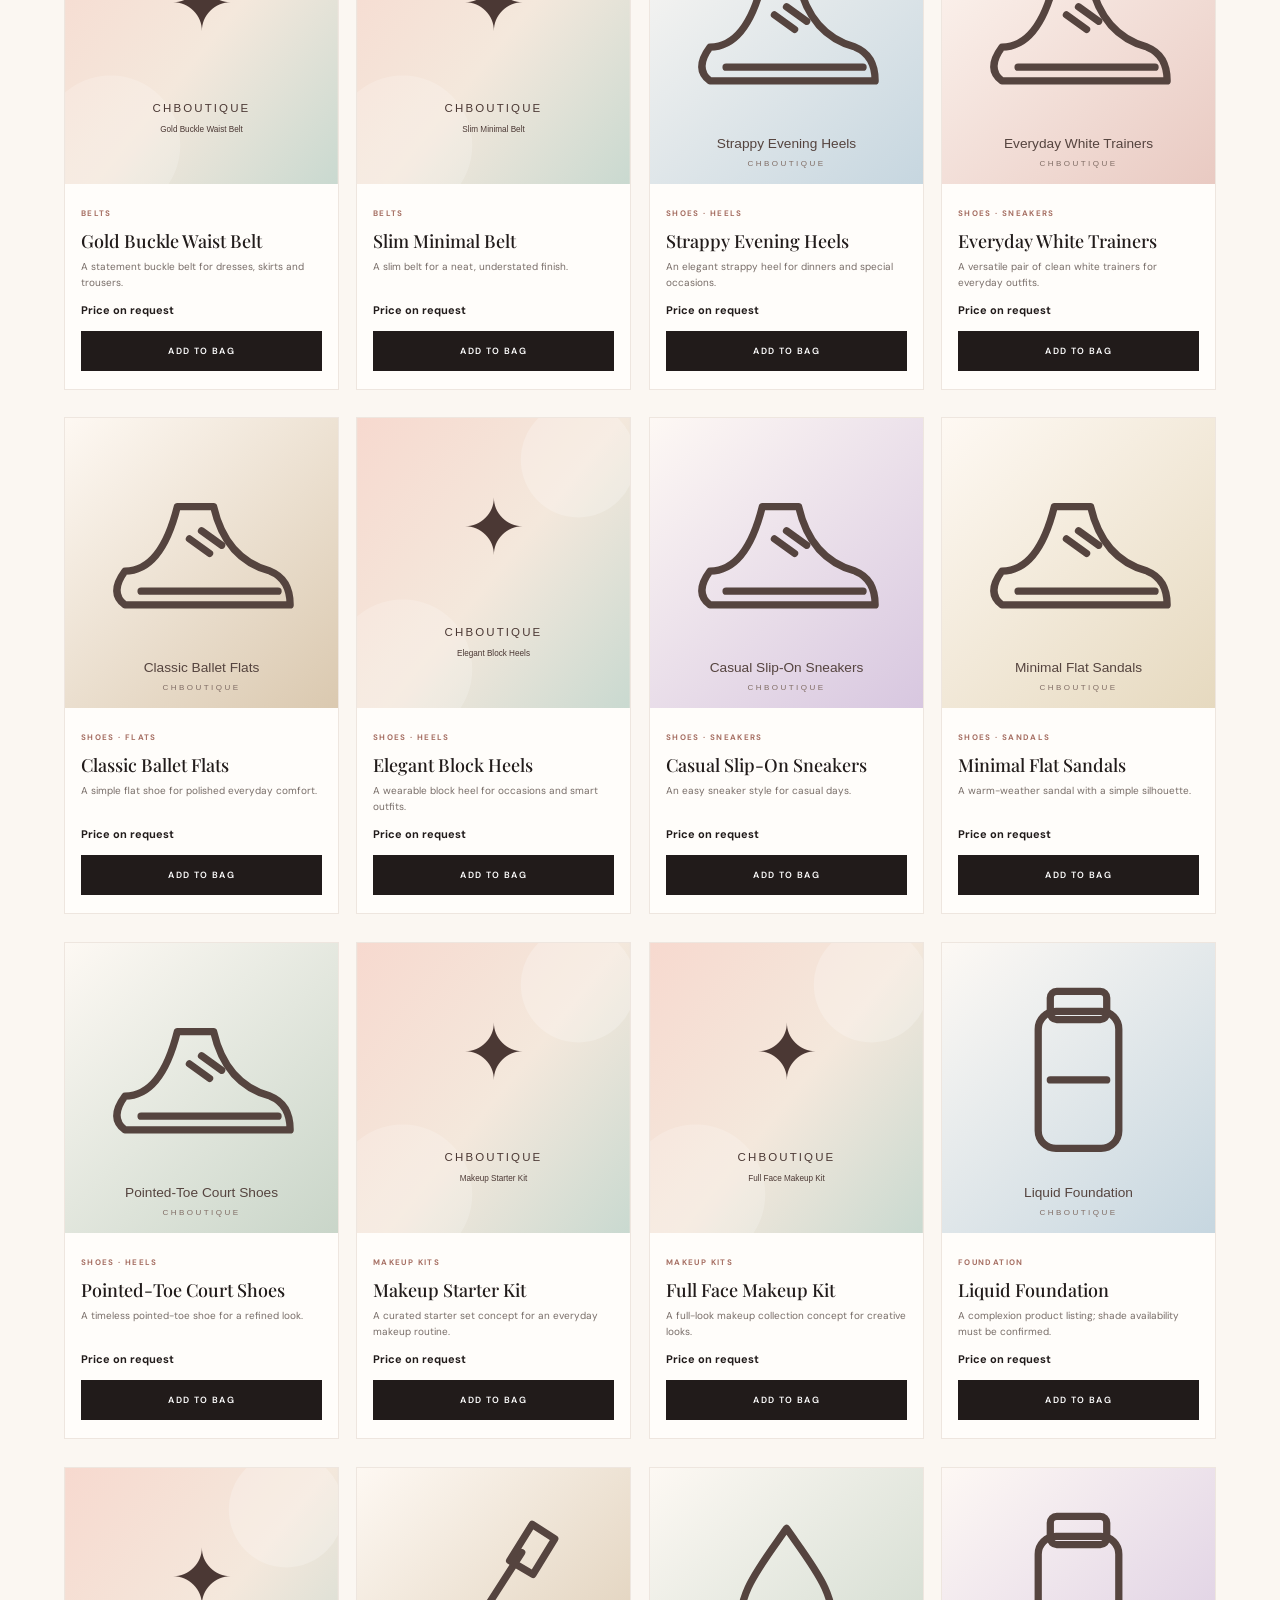
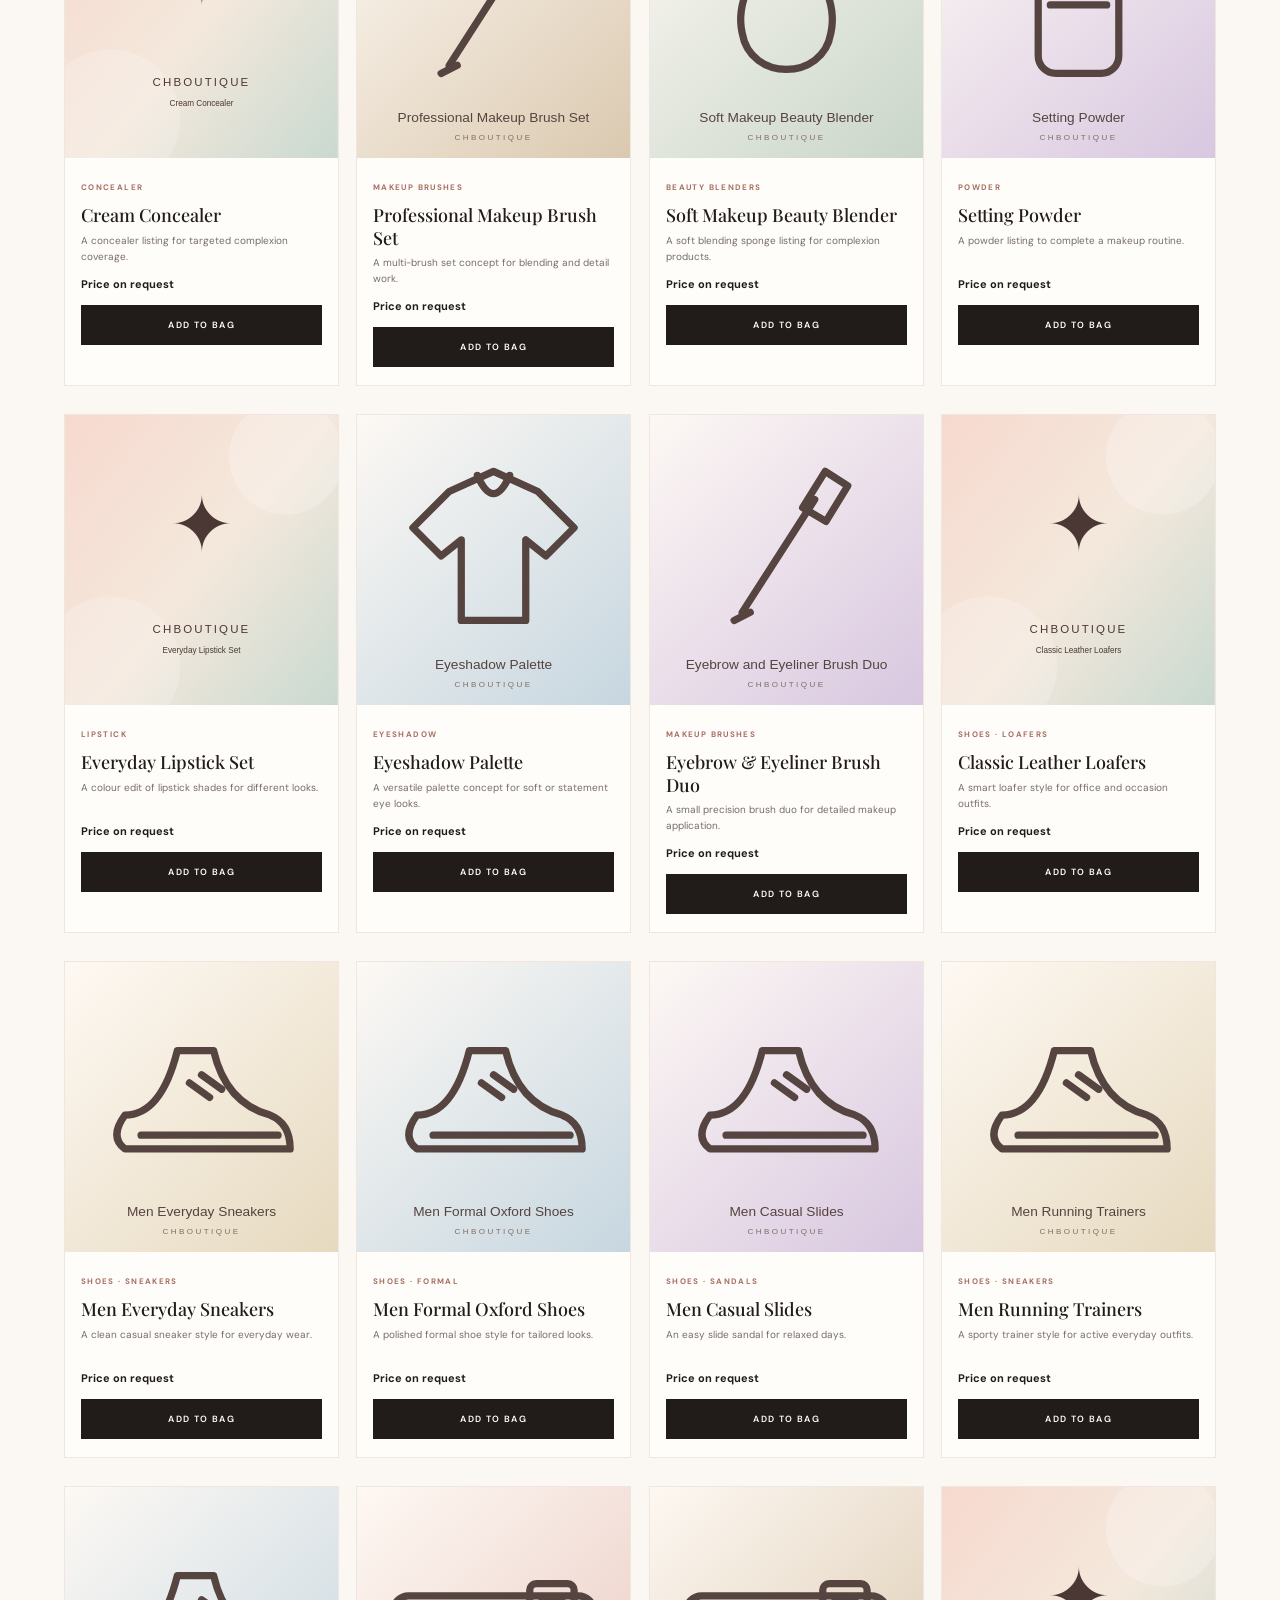
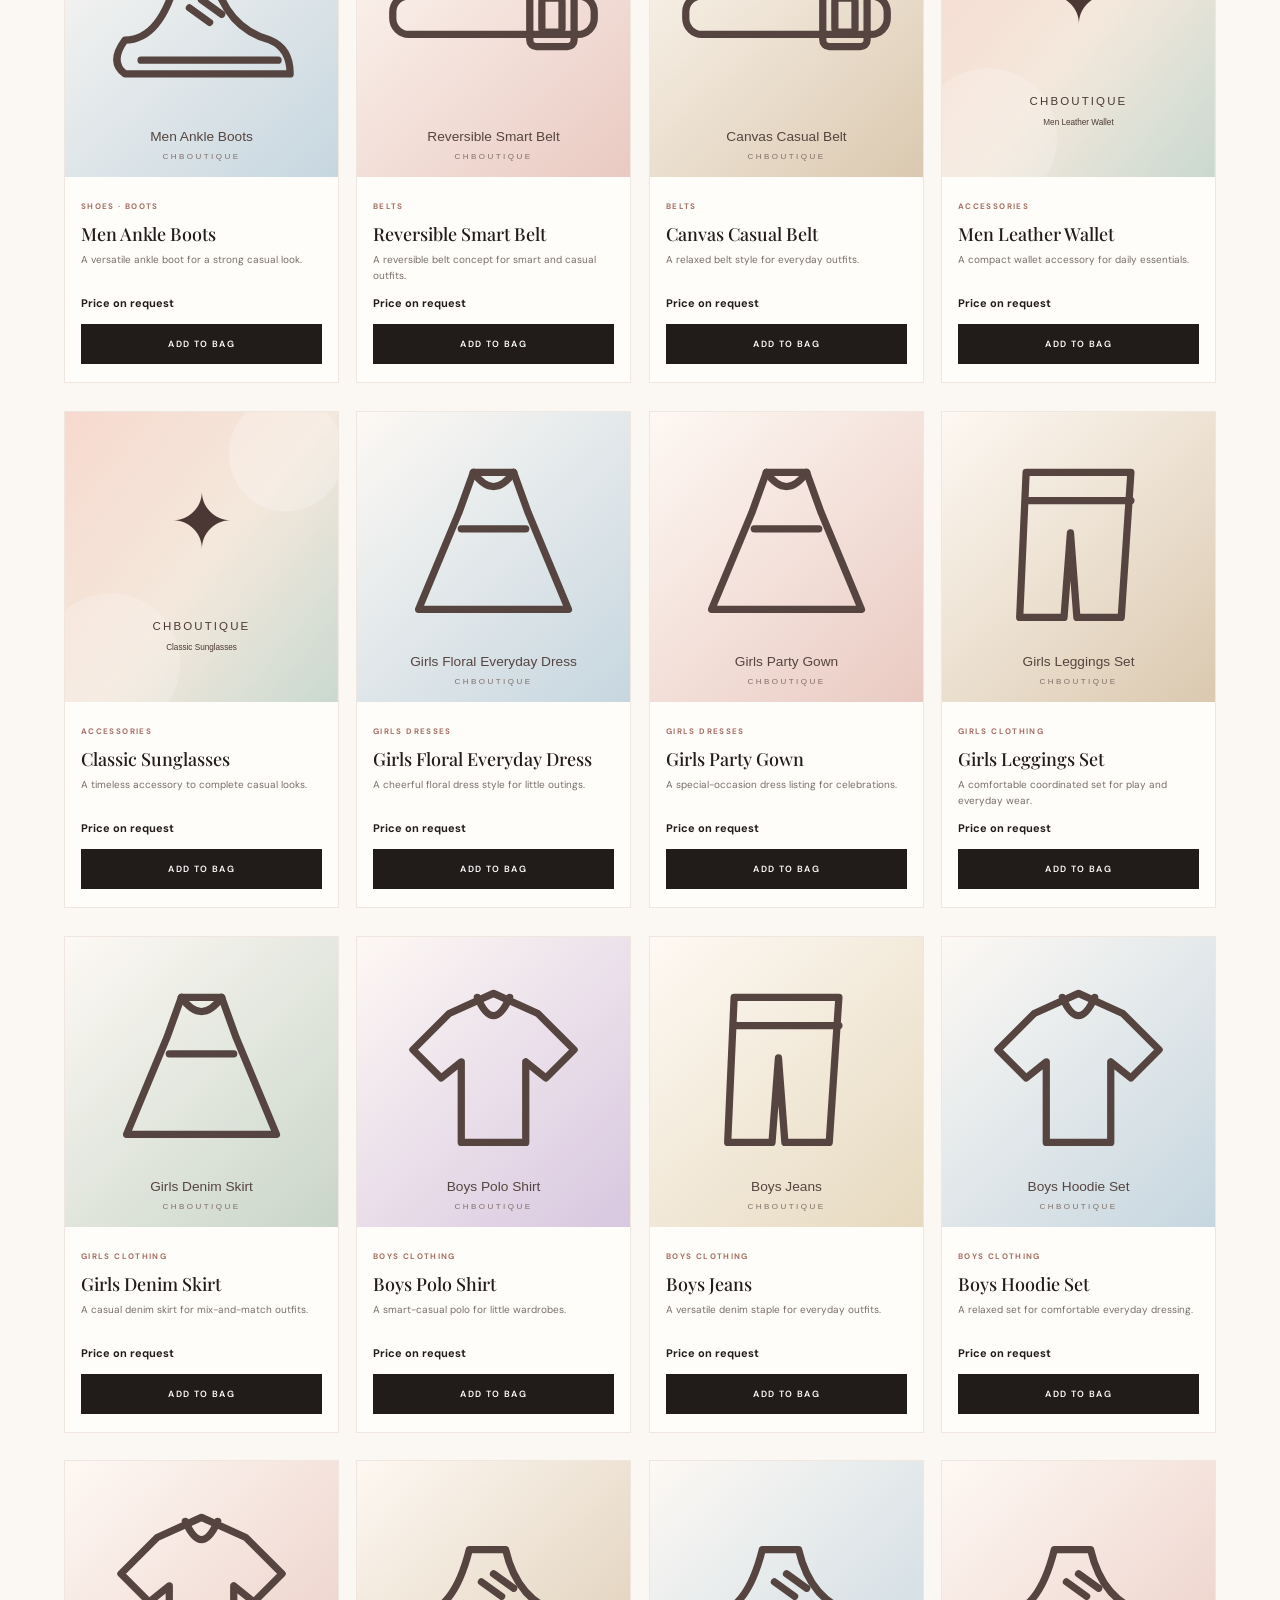
<file: shop.html>
<!doctype html><html lang="en"><head><meta charset="utf-8"><meta name="viewport" content="width=device-width,initial-scale=1"><title>Shop the Collections | CHBoutique</title><link rel="stylesheet" href="style.css"><link rel="stylesheet" href="glow.css"><script src="products.js?v=202611160111"></script><script defer src="app.js?v=202611160111"></script><script defer src="glow.js"></script></head><body><div class="topline">DISCOVER YOUR NEXT FAVOURITE LOOK</div><header class="header"><div class="navwrap"><nav class="navlinks"><a href="index.html">Home</a><a href="shop.html">Shop</a><a href="about-us.html">Our Story</a><a href="contact.html">Contact</a></nav><a class="brand" href="index.html">CHBOUTIQUE<small>STYLE · BEAUTY · EVERYDAY</small></a><div class="navright"><a class="cartlink" href="cart.html">Bag <span class="count" data-cart-count>0</span></a></div></div></header><main><section class="pagehero shop-hero"><span class="eyebrow">THE CHBOUTIQUE COLLECTION</span><h1>Find what feels like you.</h1><p>Choose one department. You will only see products made for that department, including its shoes, bags and accessories.</p><form class="searchbar" id="shopSearch"><input id="searchInput" placeholder="Search dresses, makeup kits, ties, hair bands, shoes..." aria-label="Search the catalogue"><button type="submit">SEARCH</button></form></section>
<section class="wrap shop-content"><div class="notice"><strong>Collection preview:</strong> These are sample display listings and editorial images. Actual products, stock, prices and product photographs must be confirmed before orders are accepted.</div><div class="filter-heading"><div><span class="eyebrow">BROWSE THE EDIT</span><h2 id="collectionTitle">All collections</h2><p id="collectionSubtitle">Choose Women’s Wear, Men’s Wear or Children’s Wear. Each department has its own products and accessories.</p></div><span id="resultCount" class="result-count"></span></div><div class="filters department-filters" id="departmentFilters"><button data-department="All" class="active">All collections</button><button data-department="Women's Wear">Women's Wear</button><button data-department="Men's Wear">Men's Wear</button><button data-department="Children's Wear">Children's Wear</button></div><div class="subfilter-label">SHOP BY STYLE</div><div class="filters subfilters" id="subcategoryFilters"></div><div class="products" id="productGrid"></div></section></main><footer class="footer"><div class="footgrid"><div><h3>CHBOUTIQUE</h3><p>Fashion for every chapter.</p></div><div><h4>Shop</h4><a href="shop.html">All collections</a><a href="shop.html?department=Women%27s%20Wear">Women's Wear</a><a href="shop.html?department=Men%27s%20Wear">Men's Wear</a></div><div><h4>Information</h4><a href="about-us.html">Our story</a><a href="contact.html">Contact</a><a href="cart.html">Shopping bag</a></div></div><div class="copy">© 2026 CHBoutique · All rights reserved.</div></footer></body></html>
</file>
<file: style.css>
@import url('https://fonts.googleapis.com/css2?family=DM+Sans:wght@400;500;600;700&family=Playfair+Display:ital,wght@0,500;0,600;0,700;1,500;1,600&display=swap');

/* Shopping bag, add-to-bag confirmation and checkout */
.added-overlay{position:fixed;inset:0;background:rgba(24,19,18,.58);z-index:1000;display:none;align-items:center;justify-content:center;padding:20px;backdrop-filter:blur(4px)}.added-overlay.show{display:flex;animation:fadeIn .2s ease}.added-dialog{position:relative;background:#fffaf6;max-width:440px;width:100%;padding:48px 34px 34px;text-align:center;box-shadow:0 22px 80px #0003;animation:popIn .25s ease}.added-close{position:absolute;right:14px;top:10px;border:0;background:none;font-size:28px;color:#51413d;cursor:pointer}.added-check{width:54px;height:54px;border-radius:50%;background:#e7eee6;color:#55745a;display:grid;place-items:center;font-size:27px;margin:0 auto 22px}.added-dialog h2{font:normal 38px var(--serif);margin:10px 0}.added-message{color:var(--muted);line-height:1.7}.added-actions{display:grid;gap:10px;margin-top:26px}.added-actions .btn{width:100%;text-align:center}.added-actions button{cursor:pointer}.cart-hero{background:#f5eee8;padding:60px 5% 48px}.cart-hero h1{font:normal clamp(38px,5vw,56px) var(--serif);margin:9px}.cart-layout{display:grid;grid-template-columns:minmax(0,1fr) 330px;gap:34px;padding-top:42px;padding-bottom:50px;align-items:start}.cart-step{display:flex;align-items:center;gap:13px;padding-bottom:20px;border-bottom:1px solid #e7ded8;margin-bottom:10px}.cart-step>span{width:34px;height:34px;border:1px solid #b99b91;border-radius:50%;display:grid;place-items:center;font-size:11px}.cart-step strong,.cart-step small{display:block}.cart-step small{font-size:11px;color:var(--muted);margin-top:3px}.cartrow{display:grid;grid-template-columns:104px minmax(0,1fr) auto auto;gap:17px;align-items:center;padding:18px 0;border-bottom:1px solid #eee6e1}.cartrow img{width:104px;height:124px;object-fit:cover}.cart-product-copy h3{font:normal 20px var(--serif);margin:5px 0}.cart-product-copy small{color:var(--muted)}.qty{display:flex;align-items:center;gap:10px;font-size:13px}.qty button{width:28px;height:28px;border:1px solid #ddd1c9;background:#fff;cursor:pointer}.remove-link{border:0;background:none;text-decoration:underline;color:#7a625c;font-size:11px;cursor:pointer}.cart-summary{background:#f7f2ee;padding:25px;position:sticky;top:20px}.summary-line{display:flex;justify-content:space-between;gap:15px;margin:12px 0;font-size:13px}.summary-line strong{font-weight:600}.summary-note,.muted{font-size:11px;line-height:1.6;color:var(--muted)}.checkout-jump{display:block;text-align:center;width:100%;margin:20px 0 13px}.continue-link{display:block;text-align:center;font-size:11px;color:#765c55}.checkout-panel{padding:36px 0 70px;border-top:1px solid #eee5df;max-width:850px}.checkout-intro{text-align:center;max-width:570px;margin:0 auto 30px}.checkout-intro h2{font:normal 38px var(--serif);margin:8px}.checkout-intro p{color:var(--muted);font-size:13px;line-height:1.7}.checkout-form{background:#fbf8f5;border:1px solid #eee4de;padding:28px}.checkout-fields{display:grid;grid-template-columns:1fr 1fr;gap:17px}.checkout-fields label,.notes-field{display:grid;gap:8px;font-size:12px;font-weight:600}.checkout-fields input,.notes-field textarea{width:100%;padding:13px;border:1px solid #dfd4cd;background:#fff;font:inherit;font-weight:400;min-width:0}.full-field{grid-column:1/-1}.payment-choice{margin:28px 0}.payment-choice h3{font:normal 23px var(--serif);margin:0 0 4px}.payment-option{display:flex;align-items:center;gap:13px;padding:13px 14px;background:white;border:1px solid #e8ded8;margin-top:8px;cursor:pointer}.payment-option:has(input:checked){border-color:#87645c;background:#fcf5f0}.payment-option input{accent-color:#79554e}.payment-option span{flex:1}.payment-option strong,.payment-option small{display:block}.payment-option strong{font-size:12px}.payment-option small{font-size:10px;color:var(--muted);margin-top:3px}.payment-option>b{font-size:10px;color:#80675e}.notes-field textarea{resize:vertical}.checkout-submit{width:100%;margin-top:20px}.secure-note,.checkout-hint{font-size:10px;color:#816f68;line-height:1.6}.checkout-result{margin-top:20px;padding:22px;background:#f1f5ef;border:1px solid #dce6d8}.checkout-result h3{font:normal 24px var(--serif);margin:0 0 8px}.checkout-result p{font-size:12px;line-height:1.6}.checkout-result pre{white-space:pre-wrap;overflow-wrap:anywhere;background:white;padding:14px;font:12px/1.6 monospace}.checkout-result .btn{margin-top:8px}
@keyframes fadeIn{from{opacity:0}to{opacity:1}}@keyframes popIn{from{opacity:0;transform:translateY(12px) scale(.98)}to{opacity:1;transform:none}}
@media(max-width:760px){.cart-layout{grid-template-columns:1fr;gap:20px}.cart-summary{position:static;order:-1}.cartrow{grid-template-columns:78px minmax(0,1fr) auto;gap:11px}.cartrow img{width:78px;height:100px}.cartrow .remove-link{grid-column:2;justify-self:start}.qty{grid-column:3;grid-row:1;gap:6px}.checkout-form{padding:19px}.checkout-fields{grid-template-columns:1fr}.full-field{grid-column:auto}}
@media(max-width:420px){.cartrow{grid-template-columns:66px minmax(0,1fr) auto}.cartrow img{width:66px;height:88px}.cart-product-copy h3{font-size:16px}.qty button{width:25px;height:25px}.added-dialog{padding:42px 23px 25px}}


/* CHBOUTIQUE — editorial boutique design system */
:root{--ink:#211b1a;--muted:#786d68;--cream:#fbf7f2;--paper:#fffdfa;--rose:#eadbd2;--rose-deep:#a66f63;--gold:#bd9562;--line:#e9dfd7;--serif:'Playfair Display',Georgia,serif;--sans:'DM Sans',Arial,sans-serif;--shadow:0 18px 50px rgba(57,38,30,.09)}
*{box-sizing:border-box}html{scroll-behavior:smooth}body{margin:0;background:var(--cream);color:var(--ink);font-family:var(--sans);font-size:14px;line-height:1.65;overflow-x:hidden}img{display:block;max-width:100%}a{color:inherit;text-decoration:none}button,input,textarea{font:inherit}button,a{-webkit-tap-highlight-color:transparent}::selection{background:#d9b8a8;color:#211b1a}
.topline{padding:9px 15px;text-align:center;background:#241e1d;color:#f4e7dc;font-size:9px;letter-spacing:.22em;font-weight:600}
.header{position:sticky;top:0;z-index:50;background:rgba(255,253,250,.93);backdrop-filter:blur(18px);border-bottom:1px solid rgba(233,223,215,.8)}.navwrap{max-width:1320px;margin:auto;min-height:88px;padding:14px 5%;display:grid;grid-template-columns:1fr auto 1fr;align-items:center;gap:20px}.navlinks{display:flex;align-items:center;gap:23px}.navlinks a{font-size:11px;letter-spacing:.07em;color:#5e514b;transition:color .2s}.navlinks a:hover,.footer a:hover{color:var(--rose-deep)}.brand{justify-self:center;text-align:center;font-family:var(--serif);font-size:25px;letter-spacing:.13em;font-weight:600;line-height:1.1}.brand small{display:block;font:600 8px var(--sans);letter-spacing:.25em;color:var(--muted);margin-top:7px}.navright{justify-self:end}.cartlink{font-size:11px;letter-spacing:.1em;text-transform:uppercase}.count{display:inline-grid;place-items:center;width:23px;height:23px;margin-left:6px;border-radius:50%;background:var(--ink);color:white;font-size:10px}
.wrap{width:min(1180px,90%);margin-inline:auto}.hero-new{max-width:1440px;margin:0 auto;padding:55px 5% 72px;display:grid;grid-template-columns:.86fr 1.14fr;gap:5%;align-items:center;min-height:580px;background:radial-gradient(ellipse at 0 20%,#f2e4dc 0,transparent 55%),linear-gradient(115deg,#fbf7f2,#f4ebe4)}.hero-copy{max-width:500px;padding-left:5%}.eyebrow{display:inline-block;color:var(--rose-deep);font-size:9px;letter-spacing:.25em;font-weight:700;text-transform:uppercase}.hero-copy h1,.pagehero h1{font:500 clamp(44px,6.5vw,78px)/1.06 var(--serif);letter-spacing:-.035em;margin:20px 0}.hero-copy h1 em{color:var(--rose-deep);font-weight:500}.hero-copy p,.pagehero p{max-width:430px;color:var(--muted);font-size:14px;line-height:1.9;margin:0 0 30px}.hero-photo{height:485px;overflow:hidden;position:relative;box-shadow:var(--shadow)}.hero-photo:after{content:'';position:absolute;inset:0;border:1px solid rgba(255,255,255,.4);pointer-events:none}.hero-photo img{width:100%;height:100%;object-fit:cover;transition:transform 1s}.hero-photo:hover img{transform:scale(1.035)}
.btn{display:inline-flex;align-items:center;justify-content:center;min-height:47px;padding:13px 24px;background:var(--ink);color:#fff!important;border:1px solid var(--ink);font:600 10px var(--sans);letter-spacing:.15em;text-align:center;cursor:pointer;transition:transform .25s,background .25s,box-shadow .25s}.btn:hover{background:var(--rose-deep);border-color:var(--rose-deep);transform:translateY(-2px);box-shadow:0 10px 24px #a66f6333}.btn.light{background:transparent;color:var(--ink)!important;border-color:var(--line)}.text-link{font-size:10px;letter-spacing:.16em;font-weight:700;color:var(--rose-deep);border-bottom:1px solid var(--gold);padding-bottom:6px}
.department-section{padding-top:85px;padding-bottom:85px}.section-title{text-align:center;margin-bottom:34px}.section-title h2,.filter-heading h2,.feature h2,.home-search h2{font:500 clamp(30px,4vw,45px)/1.15 var(--serif);margin:9px 0}.section-title p{color:var(--muted);font-size:13px}.department-grid{display:grid;grid-template-columns:repeat(3,1fr);gap:17px}.department-card{height:370px;position:relative;overflow:hidden;background:#d8c8bd;isolation:isolate}.department-card:after{content:'';position:absolute;inset:30% 0 0;background:linear-gradient(transparent,rgba(21,16,15,.75));z-index:1}.department-card img{width:100%;height:100%;object-fit:cover;transition:transform .7s,filter .5s}.department-card:hover img{transform:scale(1.07);filter:saturate(1.08)}.department-card span{position:absolute;z-index:2;left:25px;right:20px;bottom:23px;color:white;display:grid;gap:3px}.department-card small{font-size:8px;letter-spacing:.2em}.department-card strong{font:500 29px var(--serif)}.department-card b{font-size:10px;font-weight:500;letter-spacing:.03em}
.home-search{padding:60px 5%;text-align:center;background:#eee2d9}.home-search h2{margin:8px 0 25px}.searchbar{display:flex;max-width:660px;margin:20px auto 0;background:white;border:1px solid #dfd2c8;padding:5px}.searchbar input{flex:1;min-width:0;border:0;outline:0;padding:12px 15px;background:transparent;font-size:12px;color:var(--ink)}.searchbar button{border:0;background:var(--ink);color:white;padding:0 22px;font-size:10px;letter-spacing:.13em;cursor:pointer}.feature-new{max-width:1100px;margin:75px auto;padding:0 5%;display:grid;grid-template-columns:1fr 1fr;gap:8%;align-items:center}.feature-new img{width:100%;height:420px;object-fit:cover}.feature-new h2{font-size:clamp(32px,4vw,48px);margin:12px 0}.feature-new p{color:var(--muted);line-height:1.9;margin-bottom:25px}
.pagehero{padding:75px 5% 65px;text-align:center;background:radial-gradient(ellipse at 50% 0,#f0dfd5 0,transparent 70%),#f7f0ea}.pagehero h1{font-size:clamp(40px,5vw,62px);margin:12px auto}.pagehero p{margin:0 auto;max-width:600px}.shop-hero .searchbar{margin-top:27px}.shop-content{padding-top:42px;padding-bottom:90px}.notice{padding:13px 17px;margin-bottom:35px;background:#f0e7df;border-left:3px solid var(--gold);font-size:11px;color:#655851;line-height:1.7}.filter-heading{display:flex;align-items:end;justify-content:space-between;gap:20px;margin-bottom:22px}.filter-heading h2{font-size:37px}.filter-heading p{margin:4px 0;color:var(--muted);font-size:12px}.result-count{font-size:10px;letter-spacing:.1em;color:var(--muted);padding-bottom:9px;white-space:nowrap}.filters{display:flex;gap:8px;flex-wrap:wrap;margin:15px 0}.filters button{border:1px solid #ded1c8;background:rgba(255,255,255,.65);color:#5c4d47;padding:9px 15px;font-size:10px;letter-spacing:.04em;cursor:pointer;transition:all .2s}.filters button:hover,.filters button.active{background:var(--ink);border-color:var(--ink);color:white}.subfilter-label{font-size:9px;letter-spacing:.2em;font-weight:700;color:var(--rose-deep);margin-top:25px}.subfilters{margin-top:10px;margin-bottom:27px}.subfilters button{padding:7px 12px;font-size:9px;border-radius:30px}
.products{display:grid;grid-template-columns:repeat(4,minmax(0,1fr));gap:28px 17px;margin-top:25px}.product{min-width:0;background:var(--paper);border:1px solid #eee6df;transition:transform .3s,box-shadow .3s;overflow:hidden}.product:hover{transform:translateY(-5px);box-shadow:var(--shadow)}.product>img{width:100%;height:290px;object-fit:cover;background:#eee4dc;transition:transform .7s}.product:hover>img{transform:scale(1.035)}.product-info{padding:16px 16px 18px}.category{font-size:8px;letter-spacing:.17em;text-transform:uppercase;color:var(--rose-deep);font-weight:700}.product-info h3{font:500 18px/1.25 var(--serif);margin:7px 0 6px}.product-info p{font-size:10px;line-height:1.6;color:var(--muted);min-height:32px;margin:0 0 10px}.price{font-size:11px;font-weight:700;margin-bottom:12px}.product .btn{width:100%;min-height:40px;padding:10px;font-size:9px}.empty{grid-column:1/-1;padding:55px 20px;text-align:center;background:#f3ebe5}.empty h2{font:500 30px var(--serif)}.empty p{color:var(--muted)}
.footer{background:#211b1a;color:#f4eae2;padding:55px 5% 20px}.footgrid{max-width:1180px;margin:auto;display:grid;grid-template-columns:1.5fr 1fr 1fr;gap:50px}.footgrid h3{font:500 23px var(--serif);letter-spacing:.1em}.footgrid h4{font-size:10px;letter-spacing:.16em;text-transform:uppercase;color:#d2b39f}.footgrid p{max-width:330px;color:#b9aaa1;font-size:11px;line-height:1.9}.footgrid a{display:block;color:#cdbfb7;font-size:11px;margin:9px 0}.copy{max-width:1180px;margin:35px auto 0;padding-top:17px;border-top:1px solid #493d38;color:#a99b93;font-size:9px;letter-spacing:.08em}
.content{max-width:850px;margin:55px auto;padding:0 5%;line-height:1.9}.content h2{font:500 34px var(--serif)}.content p{color:var(--muted)}.contactgrid{max-width:1050px;margin:55px auto;padding:0 5%;display:grid;grid-template-columns:.8fr 1.2fr;gap:50px}.contactgrid form{background:white;border:1px solid var(--line);padding:28px}.field{display:grid;gap:7px;margin-bottom:16px}.field label{font-size:11px;font-weight:600}.field input,.field textarea{width:100%;border:1px solid var(--line);background:#fffdfa;padding:12px;font-size:12px}.field textarea{resize:vertical}.notice{border-radius:0}
.hero3d{min-height:390px;display:grid;place-items:center;background:radial-gradient(circle at 50% 50%,#e6cbbb,#9f766d 35%,#241e1d 78%);perspective:900px}.orb{width:230px;height:230px;border-radius:50%;display:grid;place-items:center;text-align:center;background:radial-gradient(circle at 30% 25%,#fff1df,#bd9562 35%,#6f4741 75%,#251c1b);box-shadow:inset -20px -25px 45px #24141488,0 0 70px #d5a57c88;transform:rotateY(-18deg) rotateX(8deg);animation:orbFloat 6s ease-in-out infinite;color:white;font:600 25px var(--serif);letter-spacing:.1em}@keyframes orbFloat{50%{transform:translateY(-12px) rotateY(18deg) rotateX(-6deg)}}
@media(max-width:950px){.navwrap{grid-template-columns:1fr auto;min-height:75px}.brand{grid-column:1;grid-row:1;justify-self:start}.navlinks{grid-column:1/-1;grid-row:2;justify-content:center;order:3;padding:5px 0 3px}.navright{grid-column:2;grid-row:1}.hero-new{min-height:0;grid-template-columns:1fr 1fr;padding-top:40px;padding-bottom:45px}.hero-photo{height:390px}.products{grid-template-columns:repeat(3,minmax(0,1fr))}.product>img{height:270px}}
@media(max-width:650px){.topline{font-size:8px;letter-spacing:.13em}.navwrap{padding:12px 5%;gap:8px}.brand{font-size:21px}.brand small{font-size:7px}.navlinks{gap:17px;overflow-x:auto;justify-content:flex-start;white-space:nowrap}.navlinks a{font-size:10px}.hero-new{display:flex;flex-direction:column-reverse;gap:28px;padding:22px 5% 42px}.hero-photo{height:330px;width:100%}.hero-copy{padding:0 3%;width:100%}.hero-copy h1{font-size:49px;margin:12px 0}.hero-copy p{font-size:12px}.department-section{padding-top:55px;padding-bottom:55px}.department-grid{grid-template-columns:repeat(2,minmax(0,1fr));gap:10px}.department-card{height:255px}.department-card span{left:14px;bottom:14px}.department-card strong{font-size:21px}.department-card b{font-size:9px}.department-card small{font-size:7px}.home-search{padding:45px 5%}.searchbar{gap:4px}.searchbar input{padding:10px 8px;font-size:10px}.searchbar button{padding:0 12px;font-size:9px}.feature-new{display:flex;flex-direction:column;gap:24px;margin:45px auto}.feature-new img{height:290px}.pagehero{padding:52px 6% 42px}.pagehero h1{font-size:43px}.shop-content{padding-top:25px;padding-bottom:60px}.filter-heading{align-items:start;flex-direction:column;gap:0}.filter-heading h2{font-size:31px}.filters{gap:6px}.filters button{padding:8px 10px;font-size:9px}.products{grid-template-columns:repeat(2,minmax(0,1fr));gap:16px 10px}.product>img{height:230px}.product-info{padding:12px 11px 13px}.product-info h3{font-size:16px}.product-info p{font-size:9px;min-height:44px}.product .btn{font-size:8px;letter-spacing:.1em}.footgrid{grid-template-columns:1fr 1fr;gap:20px}.footgrid>div:first-child{grid-column:1/-1}.contactgrid{grid-template-columns:1fr;gap:20px;margin:35px auto}.content{margin:35px auto}.cart-hero{padding:40px 5%}.cart-layout{padding-top:25px}}
@media(max-width:380px){.department-card{height:220px}.department-card strong{font-size:18px}.products{gap:13px 8px}.product>img{height:195px}.product-info h3{font-size:14px}.brand{font-size:18px}.navlinks{gap:12px}}
@media(prefers-reduced-motion:reduce){*,*::before,*::after{scroll-behavior:auto!important;animation-duration:.01ms!important;animation-iteration-count:1!important;transition-duration:.01ms!important}}

/* Product colour choices and unmistakable add-to-bag confirmation */
.colour-picker{margin:12px 0 13px;padding:10px 0;border-top:1px solid var(--line);border-bottom:1px solid var(--line)}.colour-picker>span{display:block;font-size:8px;letter-spacing:.16em;font-weight:700;color:var(--muted);margin-bottom:8px}.colour-options{display:flex;flex-wrap:wrap;gap:6px}.colour-chip{border:1px solid #d9ccc3;background:#fffdfa;color:#5b4d46;padding:5px 8px;font-size:9px;cursor:pointer;transition:all .2s}.colour-chip.selected{background:#2b2220;color:#fff;border-color:#2b2220;box-shadow:0 0 0 2px #d9b8a8}.colour-chip:focus-visible{outline:2px solid var(--gold);outline-offset:2px}.added-overlay{position:fixed;inset:0;z-index:9999;display:none;align-items:center;justify-content:center;padding:20px;background:rgba(28,20,18,.68);backdrop-filter:blur(8px)}.added-overlay.show{display:flex;animation:addedFade .2s ease-out}.added-dialog{position:relative;width:min(470px,100%);padding:38px 30px 30px;background:linear-gradient(145deg,#fffdfa,#f4e9e1);border:1px solid #dfcabc;box-shadow:0 24px 90px #160d0b66;text-align:center}.added-close{position:absolute;top:12px;right:14px;border:0;background:transparent;font-size:27px;color:#786d68;cursor:pointer}.added-check{width:54px;height:54px;display:grid;place-items:center;margin:0 auto 17px;border-radius:50%;background:#263d31;color:#fff;font-size:25px;box-shadow:0 0 0 7px #263d3118}.added-dialog h2{font:500 36px/1.15 var(--serif);margin:12px 0}.added-dialog .added-message{color:#695c55;font-size:13px;line-height:1.8;margin:0 auto 24px;max-width:340px}.added-actions{display:flex;justify-content:center;flex-wrap:wrap;gap:10px}.added-actions .btn{min-width:160px}.cart-colour{display:block;color:var(--rose-deep);font-weight:600;margin:4px 0}
@keyframes addedFade{from{opacity:0}to{opacity:1}}
@media(max-width:520px){.added-dialog{padding:34px 20px 24px}.added-dialog h2{font-size:31px}.added-actions{flex-direction:column}.added-actions .btn{width:100%}.colour-chip{font-size:8px;padding:5px 6px}}
</file>
<file: glow.css>
/* CHBoutique soft ambient glow and interactive highlights */
body>*:not(.site-glow){position:relative;z-index:1}.header{position:sticky!important;top:0;z-index:50}.added-overlay{position:fixed!important;z-index:9999!important}.site-glow{position:fixed;inset:0;z-index:0;pointer-events:none;overflow:hidden;opacity:.7}.site-glow span{position:absolute;width:34vw;height:34vw;min-width:220px;min-height:220px;border-radius:50%;filter:blur(75px);opacity:.18;mix-blend-mode:multiply;animation:glowDrift 18s ease-in-out infinite alternate}.site-glow span:nth-child(1){top:8%;left:-12%;background:#d8a58d}.site-glow span:nth-child(2){top:38%;right:-14%;background:#d6b77f;animation-delay:-6s}.site-glow span:nth-child(3){bottom:-20%;left:32%;background:#c58e9a;animation-delay:-11s}@keyframes glowDrift{to{transform:translate3d(5vw,-3vh,0) scale(1.16)}}.glow-ready .hero-copy .eyebrow,.glow-ready .section-title .eyebrow{ text-shadow:0 0 18px #c9987b55}.product,.department-card,.btn{will-change:transform}.reveal-ready .department-card,.reveal-ready .product,.reveal-ready .feature-new{animation:softRise .55s both}@keyframes softRise{from{opacity:.55;transform:translateY(12px)}to{opacity:1;transform:translateY(0)}}@media(prefers-reduced-motion:reduce){.site-glow span{animation:none}.reveal-ready .department-card,.reveal-ready .product,.reveal-ready .feature-new{animation:none}}
</file>
